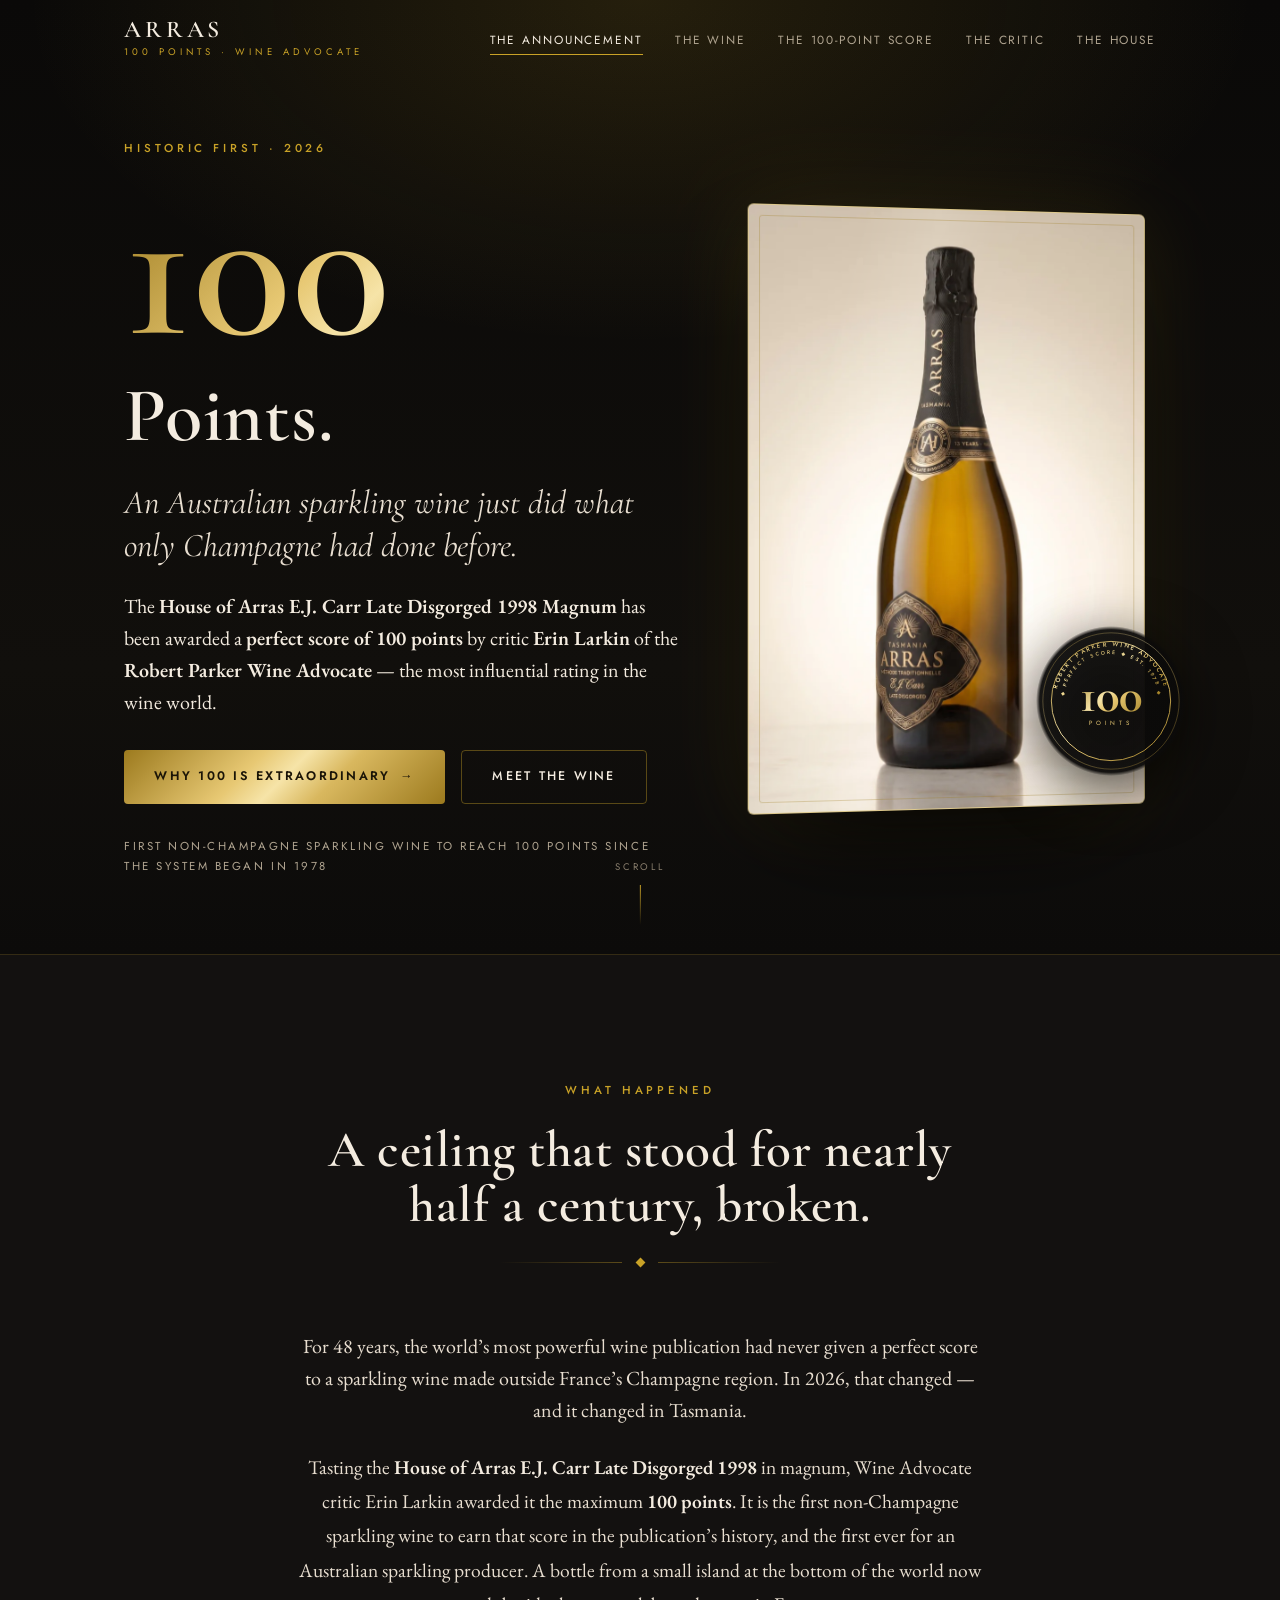
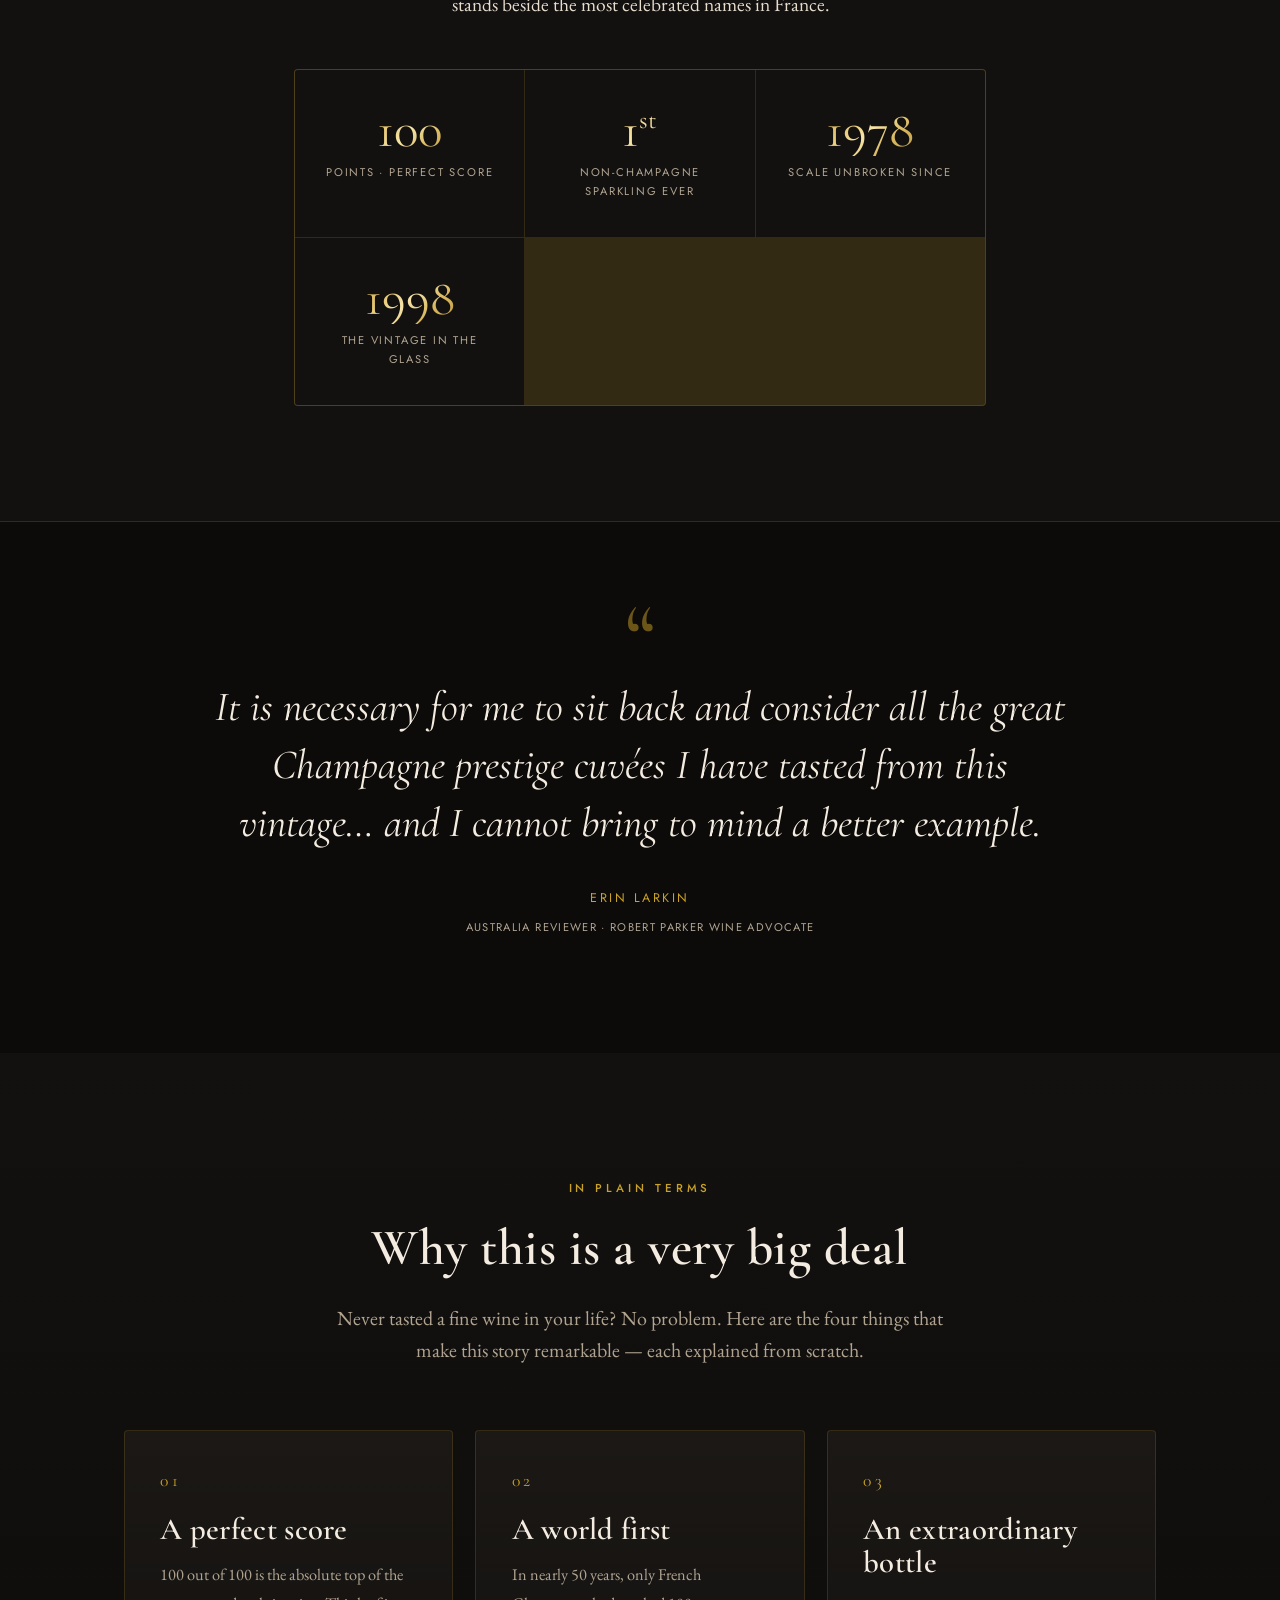
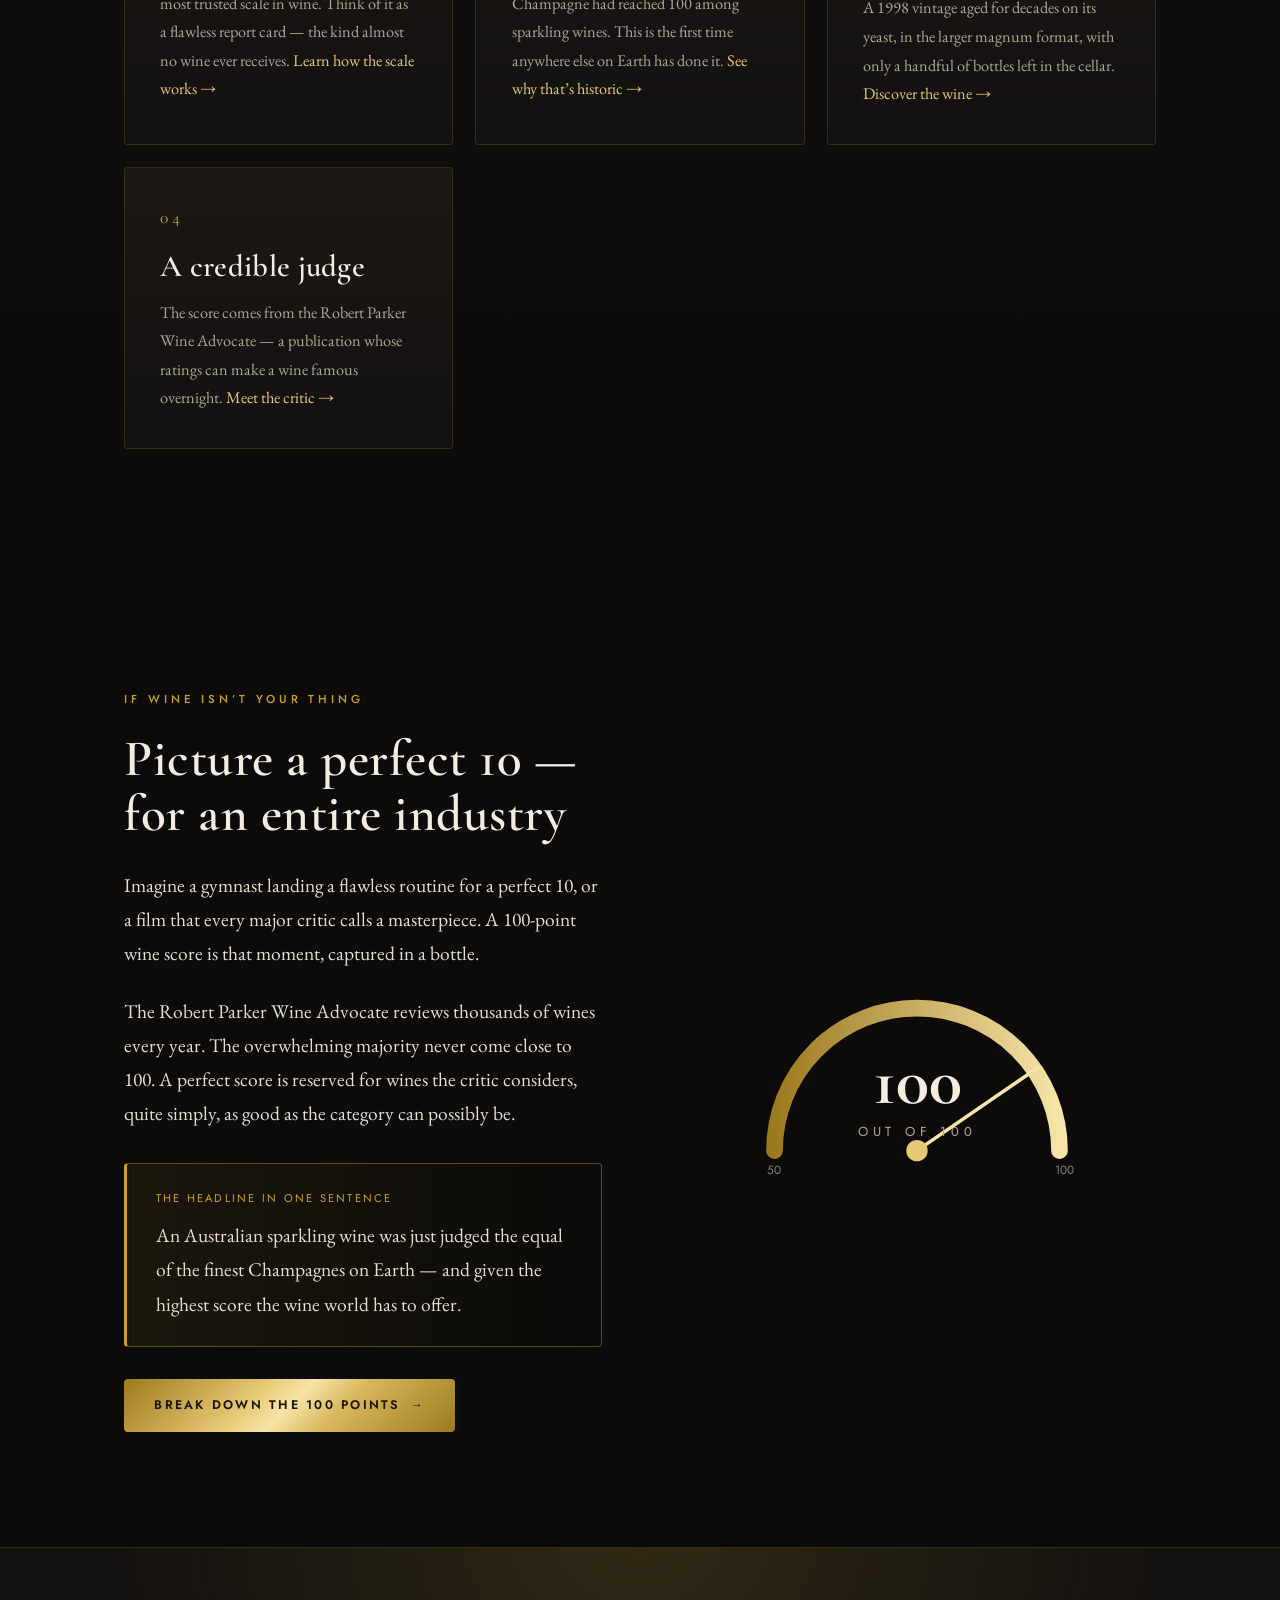
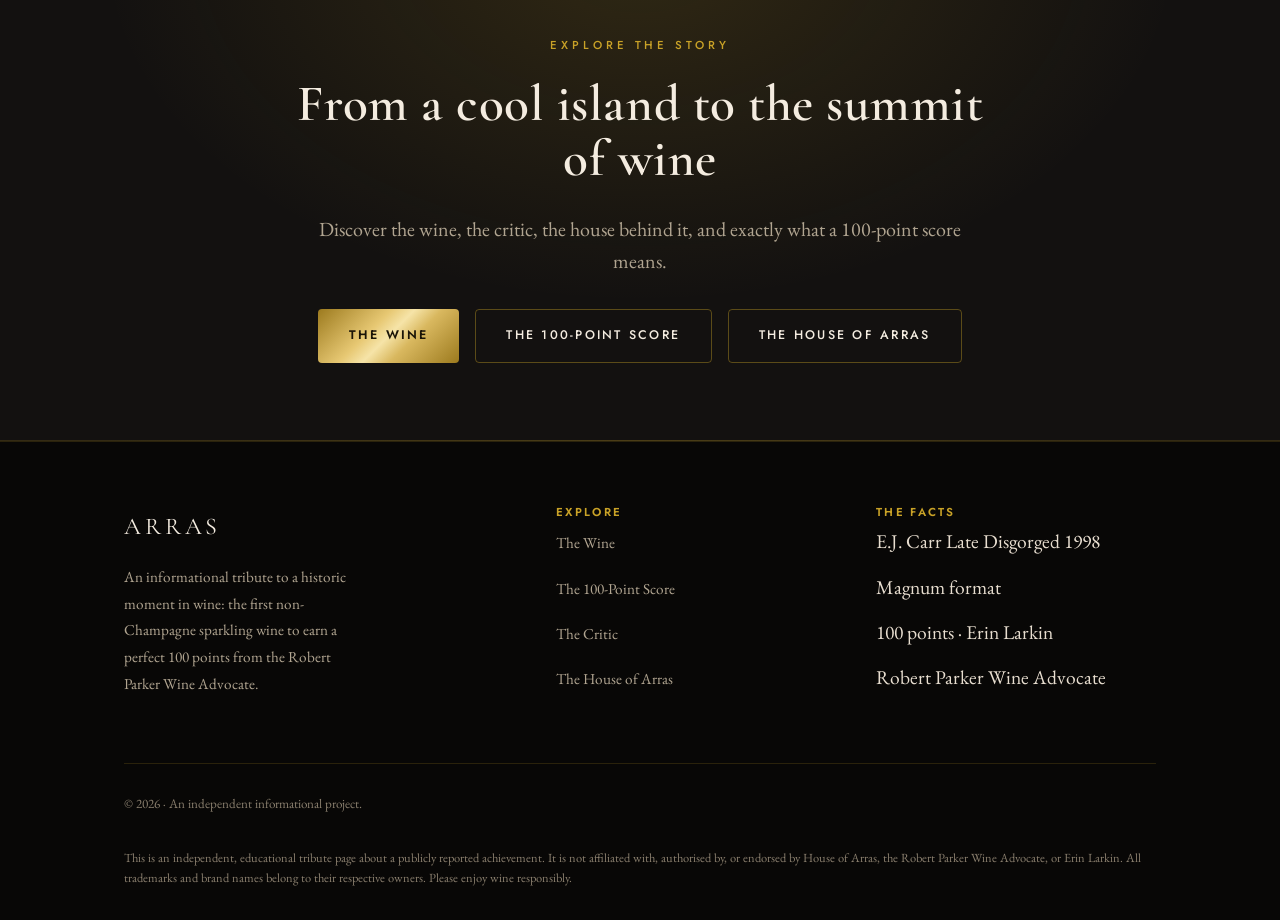
<file: index.html>
<!DOCTYPE html>
<html lang="en">
<head>
  <meta charset="UTF-8" />
  <meta name="viewport" content="width=device-width, initial-scale=1.0" />
  <title>House of Arras — A Perfect 100 Points | Robert Parker Wine Advocate</title>
  <meta name="description" content="A first in history: House of Arras E.J. Carr Late Disgorged 1998 Magnum is the first non-Champagne sparkling wine ever to score a perfect 100 points from Robert Parker Wine Advocate, awarded by critic Erin Larkin." />
  <link rel="icon" type="image/svg+xml" href="assets/favicon.svg" />
  <link rel="preconnect" href="https://fonts.googleapis.com" />
  <link rel="preconnect" href="https://fonts.gstatic.com" crossorigin />
  <link href="https://fonts.googleapis.com/css2?family=Cormorant+Garamond:ital,wght@0,500;0,600;0,700;1,500;1,600&family=EB+Garamond:ital@0;1&family=Jost:wght@300;400;500&display=swap" rel="stylesheet" />
  <link rel="stylesheet" href="css/style.css" />
  <link rel="preload" as="image" href="assets/hero/arras-bottle-front.webp"
        imagesrcset="assets/hero/arras-bottle-front.webp 900w, assets/hero/arras-bottle-front-lg.webp 1500w"
        imagesizes="(max-width: 900px) 74vw, 400px" />
</head>
<body>

  <!-- ============================= HEADER ============================= -->
  <header class="site-header">
    <nav class="nav container">
      <a class="brand" href="index.html" aria-label="House of Arras — 100 Points, home">
        <span class="brand-name">Arras</span>
        <span class="brand-sub">100 Points · Wine Advocate</span>
      </a>
      <button class="nav-toggle" aria-label="Toggle menu" aria-expanded="false">
        <span></span><span></span><span></span>
      </button>
      <ul class="nav-links">
        <li><a href="index.html" aria-current="page">The Announcement</a></li>
        <li><a href="the-wine.html">The Wine</a></li>
        <li><a href="understanding-the-score.html">The 100-Point Score</a></li>
        <li><a href="the-critic.html">The Critic</a></li>
        <li><a href="about-arras.html">The House</a></li>
      </ul>
    </nav>
  </header>

  <!-- ============================== HERO ============================== -->
  <section class="hero">
    <div class="bubbles" aria-hidden="true"></div>
    <div class="container hero-inner">
      <div class="hero-copy reveal in">
        <span class="eyebrow">Historic First · 2026</span>
        <h1>
          <span class="score gold-text">100</span>
          Points.
        </h1>
        <p class="subhead">An Australian sparkling wine just did what only Champagne had done before.</p>
        <p class="lead">
          The <strong>House of Arras E.J. Carr Late Disgorged 1998 Magnum</strong> has been awarded a
          <strong>perfect score of 100 points</strong> by critic <strong>Erin Larkin</strong> of the
          <strong>Robert Parker Wine Advocate</strong> — the most influential rating in the wine world.
        </p>
        <div class="btn-row">
          <a class="btn btn--solid" href="understanding-the-score.html">Why 100 is extraordinary <span class="arrow">→</span></a>
          <a class="btn" href="the-wine.html">Meet the wine</a>
        </div>
        <p class="micro">First non-Champagne sparkling wine to reach 100 points since the system began in 1978</p>
      </div>

      <div class="hero-art reveal in d2">
        <!-- Faux-3D bottle stage: three angle-consistent studio renders,
             crossfaded and tilted by scroll / pointer for dimensionality -->
        <figure class="bottle-stage" aria-label="The bottle: House of Arras E.J. Carr Late Disgorged 1998 Magnum">
          <div class="bottle-plate">
            <img class="bottle-view" data-view="left"
                 src="assets/hero/arras-bottle-left.webp"
                 srcset="assets/hero/arras-bottle-left.webp 900w, assets/hero/arras-bottle-left-lg.webp 1500w"
                 sizes="(max-width: 900px) 74vw, 400px"
                 alt="" aria-hidden="true" loading="lazy" decoding="async" />
            <img class="bottle-view is-active" data-view="front"
                 src="assets/hero/arras-bottle-front.webp"
                 srcset="assets/hero/arras-bottle-front.webp 900w, assets/hero/arras-bottle-front-lg.webp 1500w"
                 sizes="(max-width: 900px) 74vw, 400px"
                 alt="Magnum of House of Arras E.J. Carr Late Disgorged 1998 sparkling wine in warm studio light, black and gold label reading Tasmania, Arras, Méthode Traditionnelle" />
            <img class="bottle-view" data-view="right"
                 src="assets/hero/arras-bottle-right.webp"
                 srcset="assets/hero/arras-bottle-right.webp 900w, assets/hero/arras-bottle-right-lg.webp 1500w"
                 sizes="(max-width: 900px) 74vw, 400px"
                 alt="" aria-hidden="true" loading="lazy" decoding="async" />
            <div class="plate-sheen" aria-hidden="true"></div>
          </div>

          <!-- The 100-point seal, worn as a medallion on the plate -->
          <svg class="seal seal--badge" viewBox="0 0 300 300" xmlns="http://www.w3.org/2000/svg" role="img" aria-label="A perfect 100 points from the Robert Parker Wine Advocate">
          <defs>
            <linearGradient id="seal-gold" x1="0" y1="0" x2="1" y2="1">
              <stop offset="0" stop-color="#9c7a1e" />
              <stop offset="0.45" stop-color="#f6e4a8" />
              <stop offset="0.55" stop-color="#e7c873" />
              <stop offset="1" stop-color="#9c7a1e" />
            </linearGradient>
            <path id="seal-top" d="M150,150 m -116,0 a 116,116 0 1,1 232,0" fill="none" />
            <path id="seal-bottom" d="M150,150 m -100,0 a 100,100 0 0,1 200,0" fill="none" />
          </defs>
          <circle cx="150" cy="150" r="144" fill="none" stroke="url(#seal-gold)" stroke-width="1" opacity="0.7" />
          <circle cx="150" cy="150" r="126" fill="none" stroke="url(#seal-gold)" stroke-width="2" />
          <g class="seal-rotate" fill="url(#seal-gold)" font-family="Jost, sans-serif" font-weight="500">
            <text font-size="13" letter-spacing="3.5">
              <textPath href="#seal-top" startOffset="50%" text-anchor="middle">ROBERT PARKER WINE ADVOCATE</textPath>
            </text>
            <text font-size="11" letter-spacing="4">
              <textPath href="#seal-bottom" startOffset="50%" text-anchor="middle">◆ PERFECT SCORE ◆ EST. 1978 ◆</textPath>
            </text>
          </g>
          <text x="150" y="172" text-anchor="middle" font-family="Cormorant Garamond, serif" font-size="104" font-weight="700" fill="url(#seal-gold)">100</text>
          <text x="150" y="200" text-anchor="middle" font-family="Jost, sans-serif" font-size="13" letter-spacing="8" fill="#e7c873">POINTS</text>
          </svg>
        </figure>
      </div>
    </div>

    <div class="scroll-cue" aria-hidden="true">
      <span>Scroll</span>
      <span class="line"></span>
    </div>
  </section>

  <!-- =========================== THE HEADLINE ========================= -->
  <section class="section section--alt">
    <div class="container narrow">
      <div class="section-head center reveal">
        <span class="eyebrow">What happened</span>
        <h2>A ceiling that stood for nearly half a century, broken.</h2>
        <div class="flourish"><span class="diamond"></span></div>
      </div>
      <div class="prose reveal d1" style="text-align:center; max-width: 760px; margin-inline:auto;">
        <p class="lead">
          For 48 years, the world’s most powerful wine publication had never given a perfect score to a
          sparkling wine made outside France’s Champagne region. In 2026, that changed — and it changed in Tasmania.
        </p>
        <p>
          Tasting the <strong>House of Arras E.J. Carr Late Disgorged 1998</strong> in magnum, Wine Advocate critic
          Erin Larkin awarded it the maximum <strong>100 points</strong>. It is the first non-Champagne sparkling
          wine to earn that score in the publication’s history, and the first ever for an Australian sparkling
          producer. A bottle from a small island at the bottom of the world now stands beside the most celebrated
          names in France.
        </p>
      </div>

      <div class="stats reveal d2" style="margin-top:3rem;">
        <div class="stat"><div class="num gold-text">100</div><div class="label">Points · Perfect Score</div></div>
        <div class="stat"><div class="num gold-text">1<sup style="font-size:.5em">st</sup></div><div class="label">Non-Champagne sparkling ever</div></div>
        <div class="stat"><div class="num gold-text">1978</div><div class="label">Scale unbroken since</div></div>
        <div class="stat"><div class="num gold-text">1998</div><div class="label">The vintage in the glass</div></div>
      </div>
    </div>
  </section>

  <!-- ============================ THE QUOTE ========================== -->
  <section class="section">
    <div class="container">
      <div class="pullquote reveal">
        <span class="mark" aria-hidden="true">“</span>
        <blockquote>
          It is necessary for me to sit back and consider all the great Champagne prestige cuvées I have
          tasted from this vintage… and I cannot bring to mind a better example.
        </blockquote>
        <cite>
          Erin Larkin
          <span>Australia Reviewer · Robert Parker Wine Advocate</span>
        </cite>
      </div>
    </div>
  </section>

  <!-- =========================== WHY IT MATTERS ====================== -->
  <section class="section section--panel">
    <div class="container">
      <div class="section-head center reveal">
        <span class="eyebrow">In plain terms</span>
        <h2>Why this is a very big deal</h2>
        <p class="lead" style="color:var(--muted); max-width:640px; margin-inline:auto;">
          Never tasted a fine wine in your life? No problem. Here are the four things that make this story
          remarkable — each explained from scratch.
        </p>
      </div>

      <div class="card-grid">
        <a class="card reveal" href="understanding-the-score.html">
          <span class="card-num">01</span>
          <h3>A perfect score</h3>
          <p>100 out of 100 is the absolute top of the most trusted scale in wine. Think of it as a flawless
          report card — the kind almost no wine ever receives. <span class="text-gold">Learn how the scale works →</span></p>
        </a>
        <a class="card reveal d1" href="understanding-the-score.html#record">
          <span class="card-num">02</span>
          <h3>A world first</h3>
          <p>In nearly 50 years, only French Champagne had reached 100 among sparkling wines. This is the first
          time anywhere else on Earth has done it. <span class="text-gold">See why that’s historic →</span></p>
        </a>
        <a class="card reveal d2" href="the-wine.html">
          <span class="card-num">03</span>
          <h3>An extraordinary bottle</h3>
          <p>A 1998 vintage aged for decades on its yeast, in the larger magnum format, with only a handful of
          bottles left in the cellar. <span class="text-gold">Discover the wine →</span></p>
        </a>
        <a class="card reveal d3" href="the-critic.html">
          <span class="card-num">04</span>
          <h3>A credible judge</h3>
          <p>The score comes from the Robert Parker Wine Advocate — a publication whose ratings can make a wine
          famous overnight. <span class="text-gold">Meet the critic →</span></p>
        </a>
      </div>
    </div>
  </section>

  <!-- ====================== ANALOGY / EXPLAINER TEASER =============== -->
  <section class="section">
    <div class="container">
      <div class="feature">
        <div class="feature-copy reveal">
          <span class="eyebrow">If wine isn’t your thing</span>
          <h2>Picture a perfect 10 — for an entire industry</h2>
          <p>
            Imagine a gymnast landing a flawless routine for a perfect 10, or a film that every major critic
            calls a masterpiece. A 100-point wine score is that moment, captured in a bottle.
          </p>
          <p>
            The Robert Parker Wine Advocate reviews thousands of wines every year. The overwhelming majority
            never come close to 100. A perfect score is reserved for wines the critic considers, quite simply,
            as good as the category can possibly be.
          </p>
          <div class="callout">
            <span class="callout-label">The headline in one sentence</span>
            <p>An Australian sparkling wine was just judged the equal of the finest Champagnes on Earth — and
            given the highest score the wine world has to offer.</p>
          </div>
          <div class="btn-row">
            <a class="btn btn--solid" href="understanding-the-score.html">Break down the 100 points <span class="arrow">→</span></a>
          </div>
        </div>

        <div class="feature-media reveal d2">
          <!-- Mini score gauge -->
          <svg viewBox="0 0 320 220" width="100%" style="max-width:380px" role="img" aria-label="A score dial pointing to 100 out of 100">
            <defs>
              <linearGradient id="gauge-gold" x1="0" y1="0" x2="1" y2="0">
                <stop offset="0" stop-color="#9c7a1e" /><stop offset="1" stop-color="#f6e4a8" />
              </linearGradient>
            </defs>
            <path d="M40,190 A120,120 0 0,1 280,190" fill="none" stroke="#241f17" stroke-width="14" stroke-linecap="round" />
            <path d="M40,190 A120,120 0 0,1 280,190" fill="none" stroke="url(#gauge-gold)" stroke-width="14" stroke-linecap="round" stroke-dasharray="377" stroke-dashoffset="0" />
            <line x1="160" y1="190" x2="262" y2="120" stroke="#f6e4a8" stroke-width="3" stroke-linecap="round" />
            <circle cx="160" cy="190" r="9" fill="#e7c873" />
            <text x="160" y="150" text-anchor="middle" font-family="Cormorant Garamond, serif" font-size="58" font-weight="700" fill="#f4ece0">100</text>
            <text x="160" y="178" text-anchor="middle" font-family="Jost, sans-serif" font-size="11" letter-spacing="4" fill="#b1a591">OUT OF 100</text>
            <text x="34" y="210" font-family="Jost, sans-serif" font-size="10" fill="#8a7f6e">50</text>
            <text x="276" y="210" font-family="Jost, sans-serif" font-size="10" fill="#8a7f6e">100</text>
          </svg>
        </div>
      </div>
    </div>
  </section>

  <!-- ============================== CTA ============================== -->
  <section class="section section--tight cta">
    <div class="container narrow">
      <div class="reveal">
        <span class="eyebrow">Explore the story</span>
        <h2>From a cool island to the summit of wine</h2>
        <p class="lead" style="color:var(--muted);">
          Discover the wine, the critic, the house behind it, and exactly what a 100-point score means.
        </p>
        <div class="btn-row" style="justify-content:center;">
          <a class="btn btn--solid" href="the-wine.html">The Wine</a>
          <a class="btn" href="understanding-the-score.html">The 100-Point Score</a>
          <a class="btn" href="about-arras.html">The House of Arras</a>
        </div>
      </div>
    </div>
  </section>

  <!-- ============================= FOOTER ============================ -->
  <footer class="site-footer">
    <div class="container">
      <div class="footer-grid">
        <div class="footer-brand">
          <span class="brand-name">Arras</span>
          <p>An informational tribute to a historic moment in wine: the first non-Champagne sparkling wine to
          earn a perfect 100 points from the Robert Parker Wine Advocate.</p>
        </div>
        <div>
          <h4>Explore</h4>
          <ul>
            <li><a href="the-wine.html">The Wine</a></li>
            <li><a href="understanding-the-score.html">The 100-Point Score</a></li>
            <li><a href="the-critic.html">The Critic</a></li>
            <li><a href="about-arras.html">The House of Arras</a></li>
          </ul>
        </div>
        <div>
          <h4>The Facts</h4>
          <ul>
            <li>E.J. Carr Late Disgorged 1998</li>
            <li>Magnum format</li>
            <li>100 points · Erin Larkin</li>
            <li>Robert Parker Wine Advocate</li>
          </ul>
        </div>
      </div>
      <div class="footer-bottom">
        <p>© <span data-year>2026</span> · An independent informational project.</p>
        <p class="disclaimer">
          This is an independent, educational tribute page about a publicly reported achievement. It is not
          affiliated with, authorised by, or endorsed by House of Arras, the Robert Parker Wine Advocate, or
          Erin Larkin. All trademarks and brand names belong to their respective owners. Please enjoy wine
          responsibly.
        </p>
      </div>
    </div>
  </footer>

  <script src="js/main.js"></script>
</body>
</html>
</file>
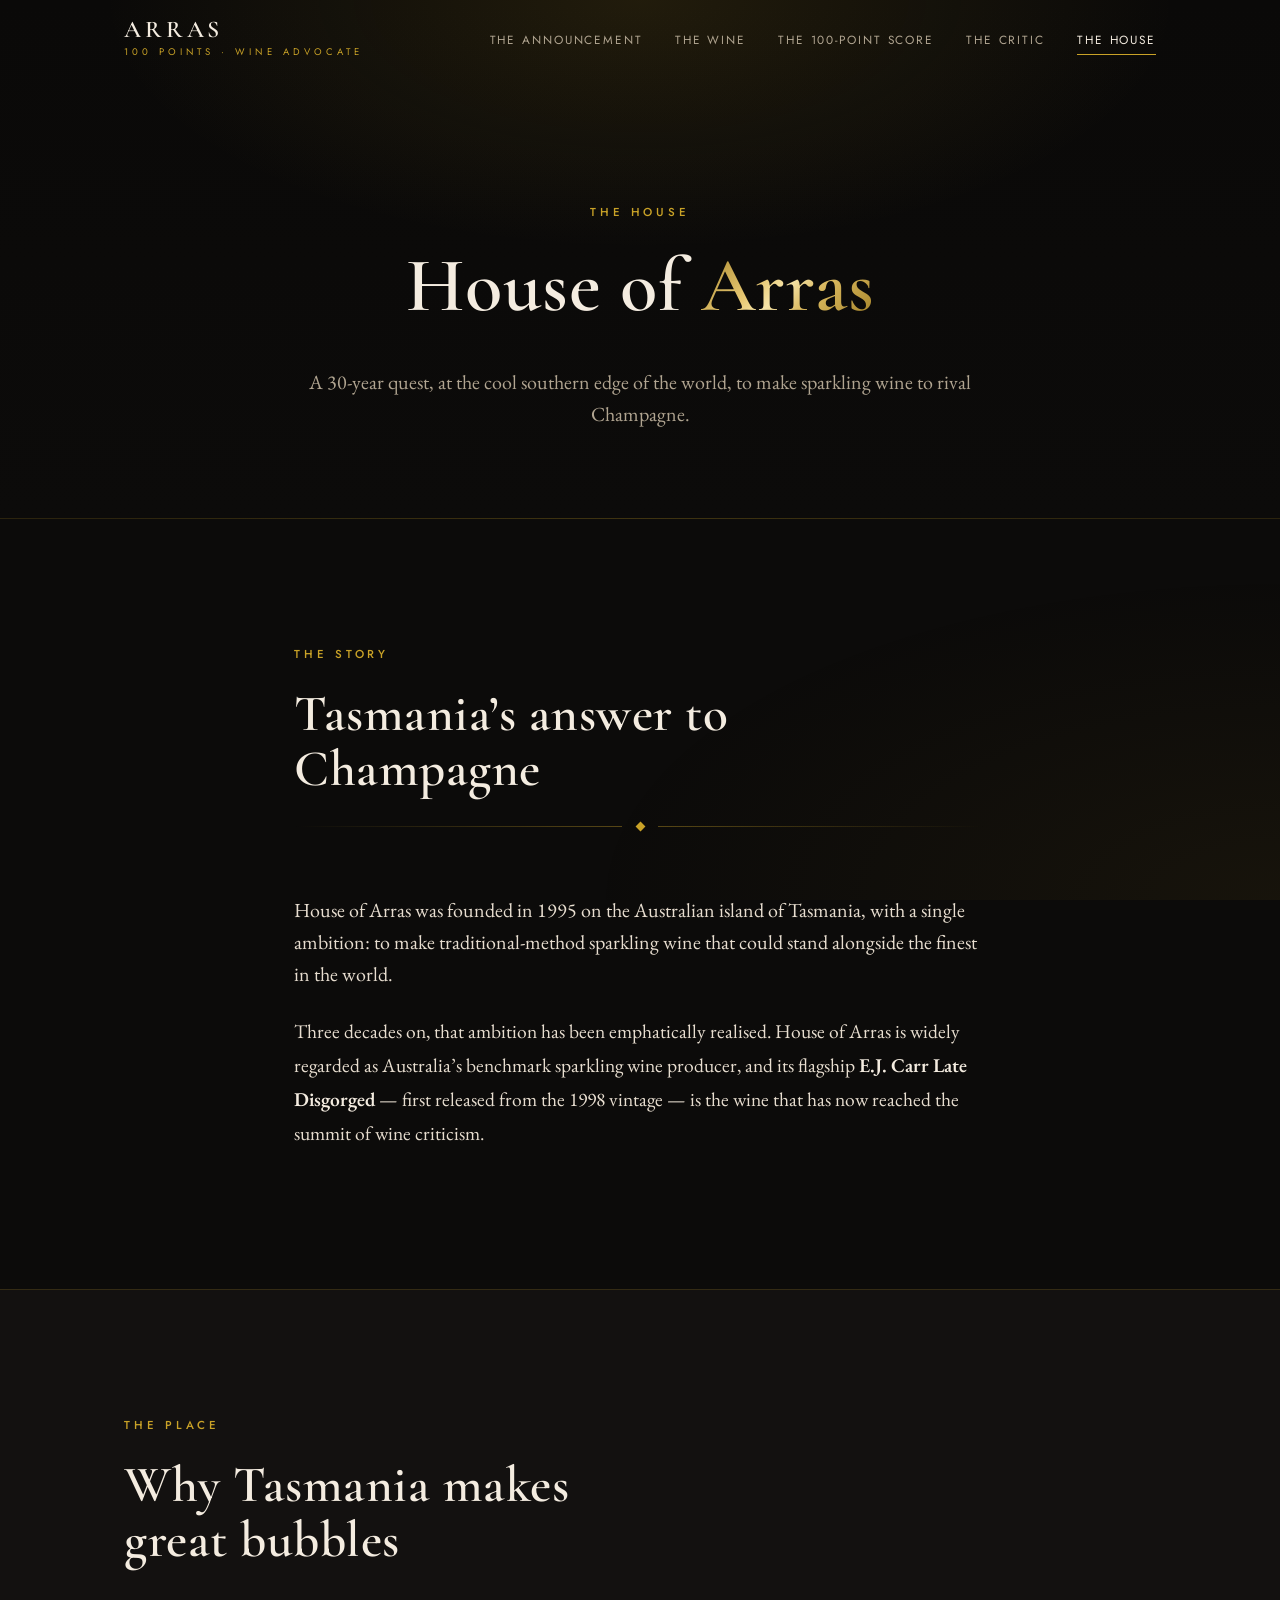
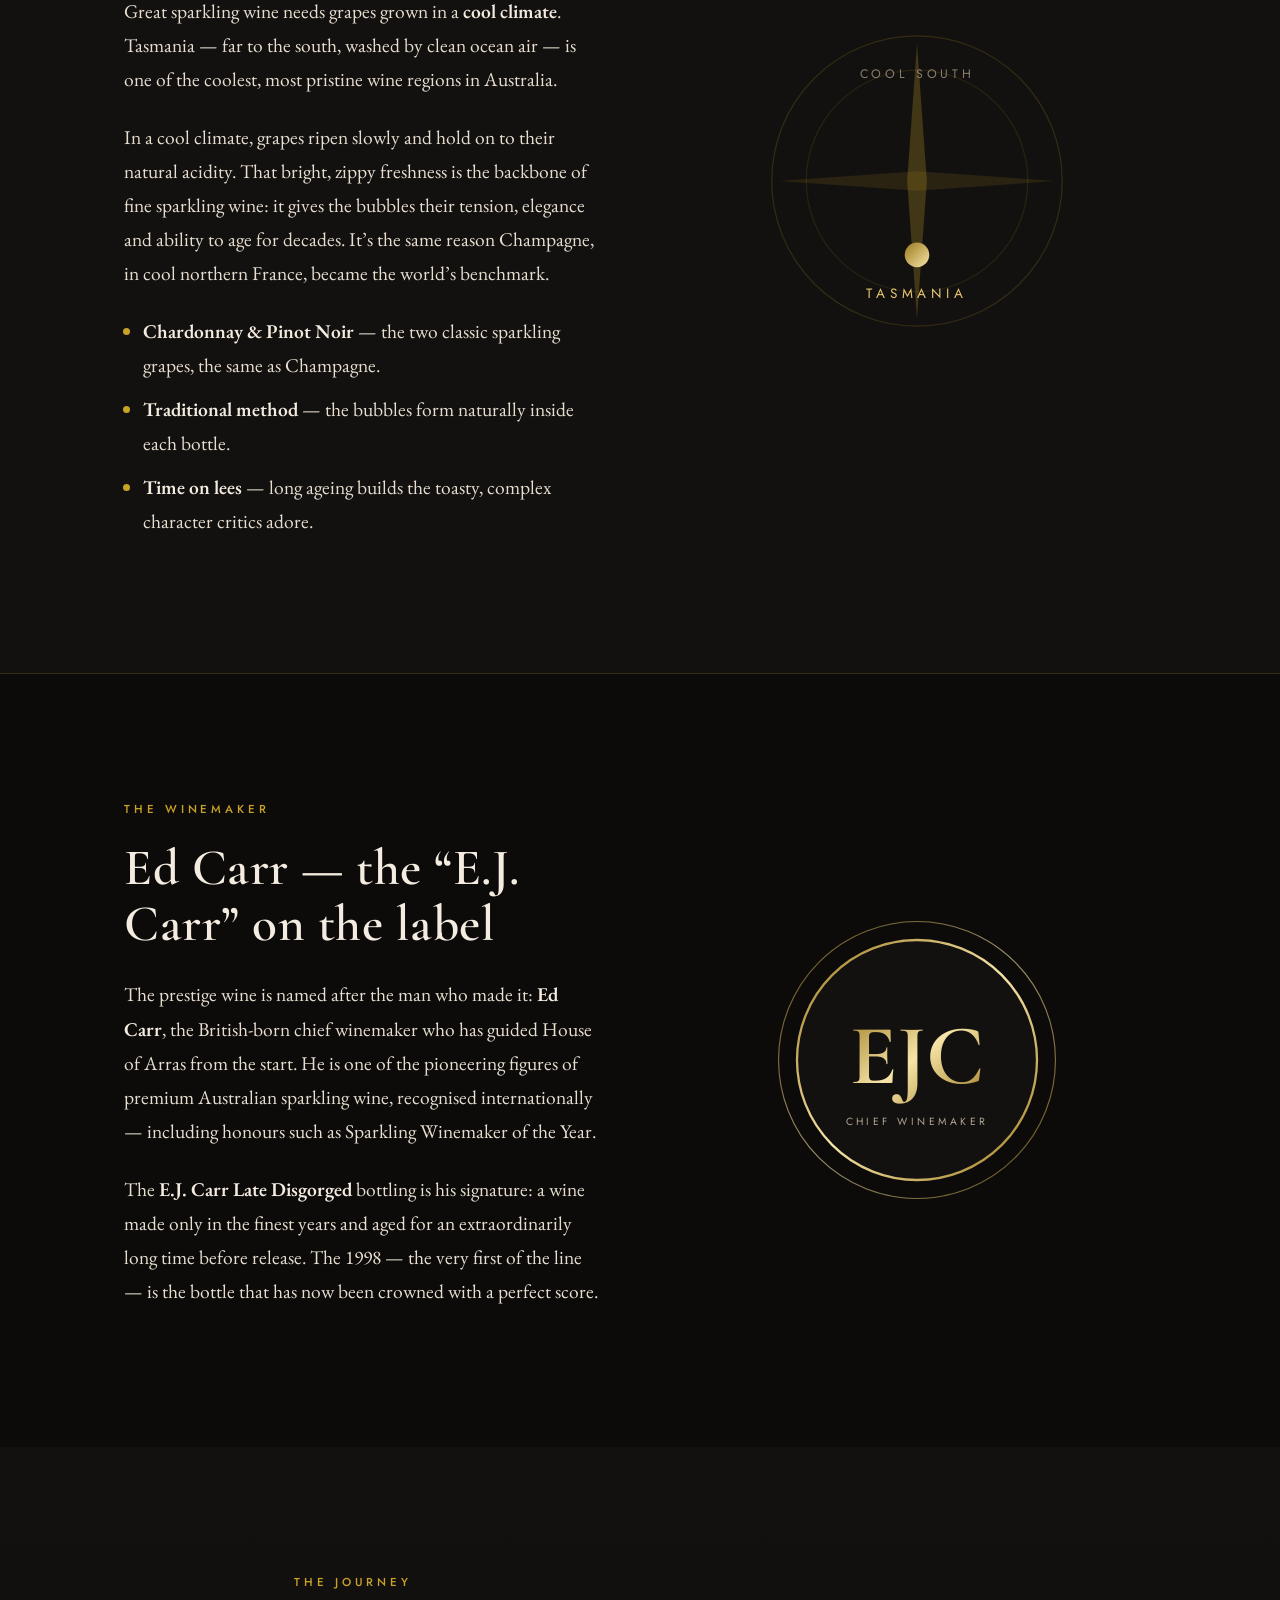
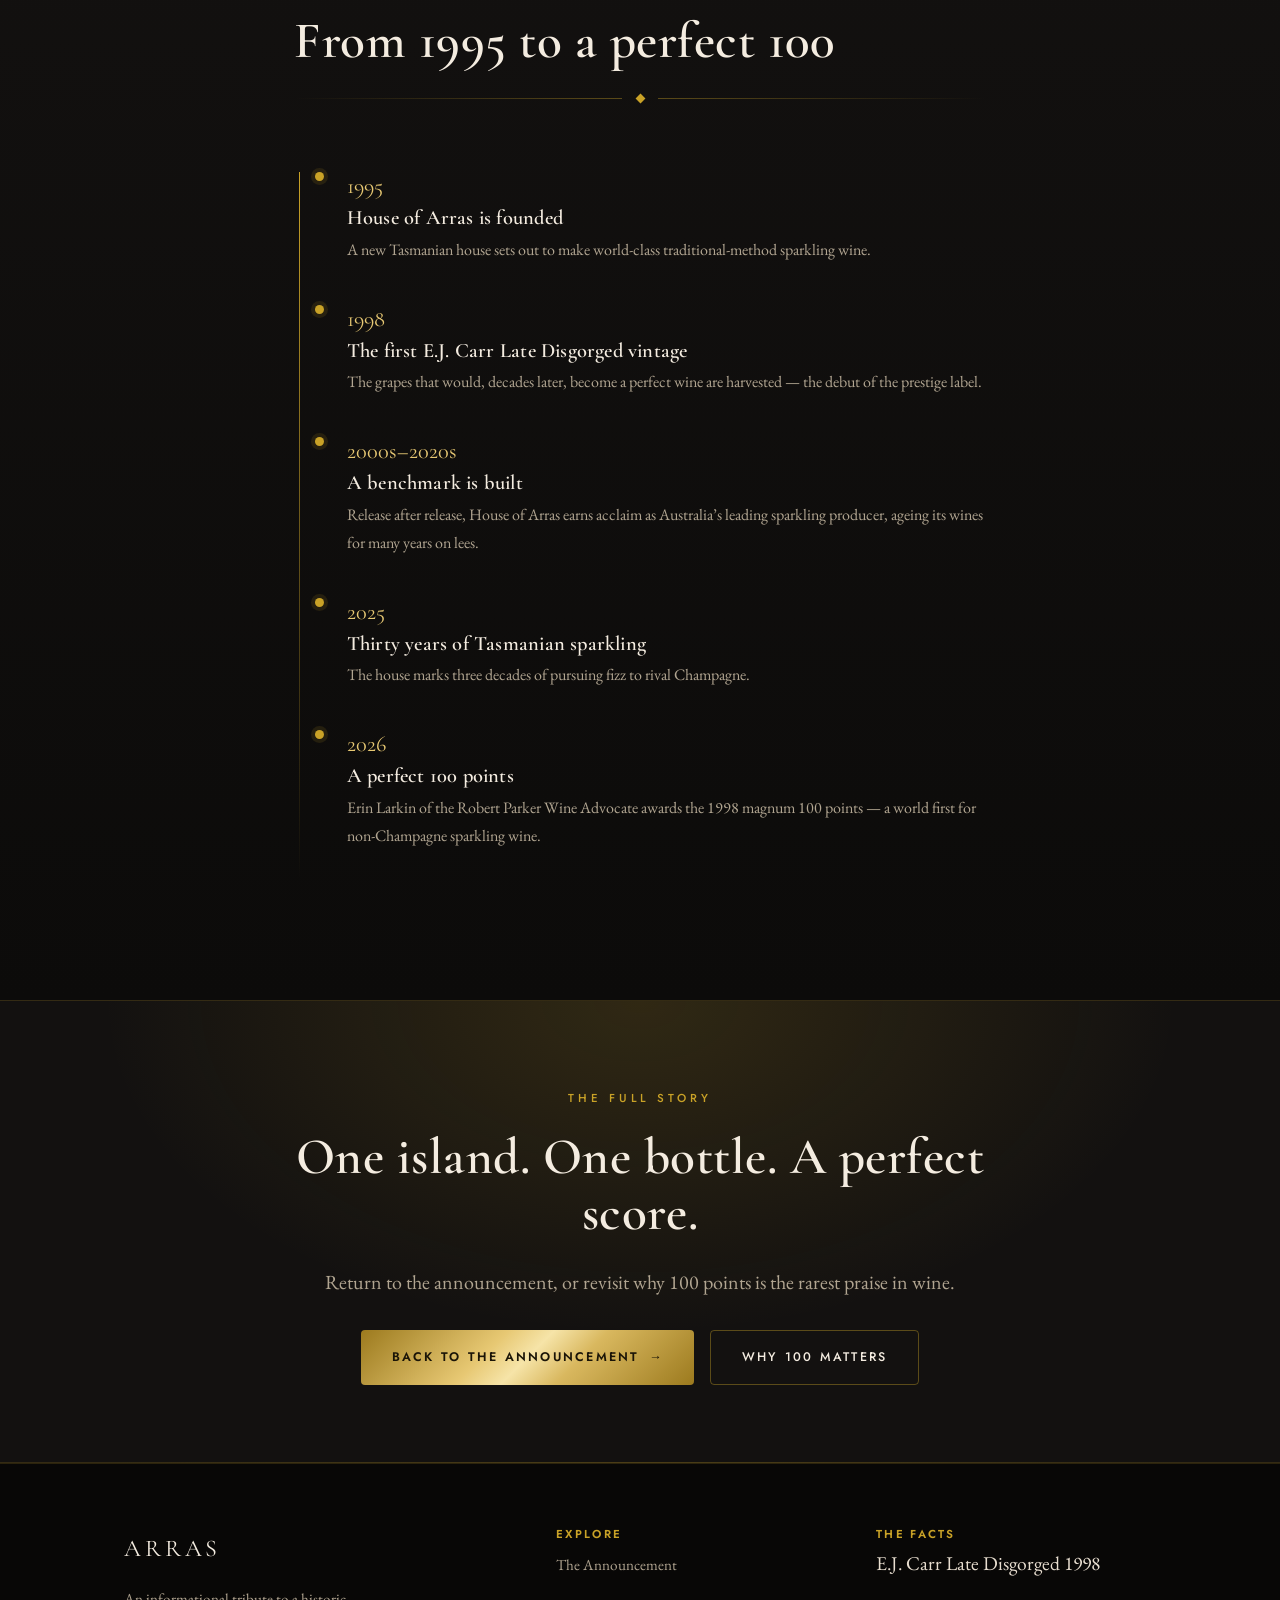
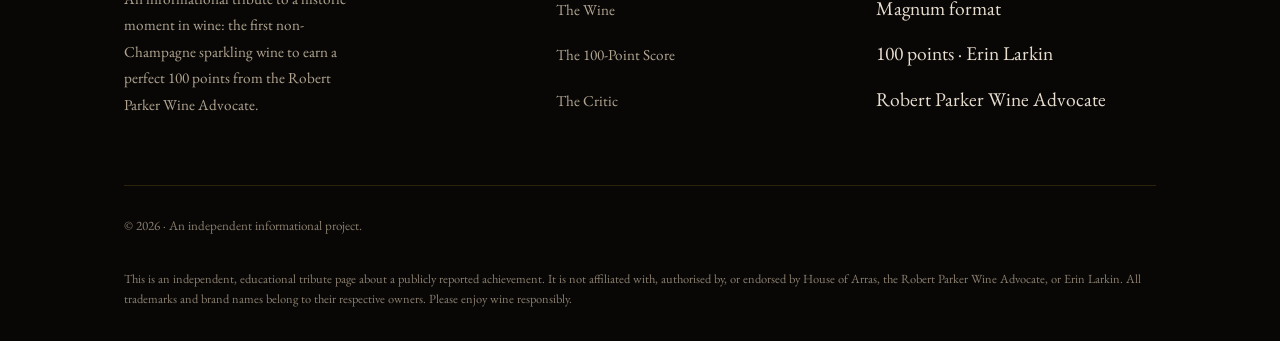
<file: about-arras.html>
<!DOCTYPE html>
<html lang="en">
<head>
  <meta charset="UTF-8" />
  <meta name="viewport" content="width=device-width, initial-scale=1.0" />
  <title>The House of Arras — Tasmanian Sparkling Wine &amp; Ed Carr | 100 Points</title>
  <meta name="description" content="The story of House of Arras: a Tasmanian sparkling wine house founded in 1995, led by pioneering winemaker Ed Carr, whose cool-climate chardonnay and pinot noir just earned a perfect 100 points." />
  <link rel="icon" type="image/svg+xml" href="assets/favicon.svg" />
  <link rel="preconnect" href="https://fonts.googleapis.com" />
  <link rel="preconnect" href="https://fonts.gstatic.com" crossorigin />
  <link href="https://fonts.googleapis.com/css2?family=Cormorant+Garamond:ital,wght@0,500;0,600;0,700;1,500;1,600&family=EB+Garamond:ital@0;1&family=Jost:wght@300;400;500&display=swap" rel="stylesheet" />
  <link rel="stylesheet" href="css/style.css" />
</head>
<body>

  <header class="site-header">
    <nav class="nav container">
      <a class="brand" href="index.html" aria-label="House of Arras — 100 Points, home">
        <span class="brand-name">Arras</span>
        <span class="brand-sub">100 Points · Wine Advocate</span>
      </a>
      <button class="nav-toggle" aria-label="Toggle menu" aria-expanded="false">
        <span></span><span></span><span></span>
      </button>
      <ul class="nav-links">
        <li><a href="index.html">The Announcement</a></li>
        <li><a href="the-wine.html">The Wine</a></li>
        <li><a href="understanding-the-score.html">The 100-Point Score</a></li>
        <li><a href="the-critic.html">The Critic</a></li>
        <li><a href="about-arras.html" aria-current="page">The House</a></li>
      </ul>
    </nav>
  </header>

  <!-- =========================== PAGE HERO =========================== -->
  <section class="page-hero">
    <div class="container">
      <span class="eyebrow reveal in">The House</span>
      <h1 class="reveal in d1">House of <span class="gold-text">Arras</span></h1>
      <p class="lead reveal in d2">A 30-year quest, at the cool southern edge of the world, to make sparkling wine to rival Champagne.</p>
    </div>
  </section>

  <!-- ===================== THE STORY ================================ -->
  <section class="section">
    <div class="container narrow prose">
      <div class="section-head reveal">
        <span class="eyebrow">The story</span>
        <h2>Tasmania’s answer to Champagne</h2>
        <div class="flourish"><span class="diamond"></span></div>
      </div>
      <div class="reveal d1">
        <p class="lead">
          House of Arras was founded in 1995 on the Australian island of Tasmania, with a single ambition: to
          make traditional-method sparkling wine that could stand alongside the finest in the world.
        </p>
        <p>
          Three decades on, that ambition has been emphatically realised. House of Arras is widely regarded as
          Australia’s benchmark sparkling wine producer, and its flagship <strong>E.J. Carr Late Disgorged</strong>
          — first released from the 1998 vintage — is the wine that has now reached the summit of wine criticism.
        </p>
      </div>
    </div>
  </section>

  <!-- ===================== WHY TASMANIA ============================= -->
  <section class="section section--alt">
    <div class="container">
      <div class="feature">
        <div class="feature-copy reveal prose">
          <span class="eyebrow">The place</span>
          <h2>Why Tasmania makes great bubbles</h2>
          <p>
            Great sparkling wine needs grapes grown in a <strong>cool climate</strong>. Tasmania — far to the
            south, washed by clean ocean air — is one of the coolest, most pristine wine regions in Australia.
          </p>
          <p>
            In a cool climate, grapes ripen slowly and hold on to their natural acidity. That bright, zippy
            freshness is the backbone of fine sparkling wine: it gives the bubbles their tension, elegance and
            ability to age for decades. It’s the same reason Champagne, in cool northern France, became the
            world’s benchmark.
          </p>
          <ul>
            <li><strong>Chardonnay &amp; Pinot Noir</strong> — the two classic sparkling grapes, the same as Champagne.</li>
            <li><strong>Traditional method</strong> — the bubbles form naturally inside each bottle.</li>
            <li><strong>Time on lees</strong> — long ageing builds the toasty, complex character critics adore.</li>
          </ul>
        </div>
        <div class="feature-media reveal d2">
          <!-- map-ish motif of Tasmania position -->
          <svg viewBox="0 0 260 260" width="100%" style="max-width:320px" role="img" aria-label="A motif marking cool, southern Tasmania">
            <defs>
              <linearGradient id="t-gold" x1="0" y1="0" x2="1" y2="1">
                <stop offset="0" stop-color="#9c7a1e" /><stop offset="1" stop-color="#f6e4a8" />
              </linearGradient>
            </defs>
            <circle cx="130" cy="130" r="118" fill="none" stroke="rgba(201,162,39,0.18)" stroke-width="1" />
            <circle cx="130" cy="130" r="90" fill="none" stroke="rgba(201,162,39,0.12)" stroke-width="1" />
            <!-- compass S -->
            <path d="M130,18 L138,130 L130,242 L122,130 Z" fill="rgba(201,162,39,0.25)" />
            <path d="M18,130 L130,122 L242,130 L130,138 Z" fill="rgba(201,162,39,0.12)" />
            <circle cx="130" cy="190" r="10" fill="url(#t-gold)" />
            <text x="130" y="225" text-anchor="middle" font-family="Jost, sans-serif" font-size="11" letter-spacing="4" fill="#e7c873">TASMANIA</text>
            <text x="130" y="46" text-anchor="middle" font-family="Jost, sans-serif" font-size="10" letter-spacing="3" fill="#8a7f6e">COOL SOUTH</text>
          </svg>
        </div>
      </div>
    </div>
  </section>

  <!-- ===================== ED CARR ================================== -->
  <section class="section">
    <div class="container">
      <div class="feature reverse">
        <div class="feature-media reveal">
          <svg viewBox="0 0 260 260" width="100%" style="max-width:300px" role="img" aria-label="Monogram for winemaker Ed Carr">
            <defs>
              <linearGradient id="ec-gold" x1="0" y1="0" x2="1" y2="1">
                <stop offset="0" stop-color="#9c7a1e" /><stop offset="0.5" stop-color="#f6e4a8" /><stop offset="1" stop-color="#9c7a1e" />
              </linearGradient>
            </defs>
            <circle cx="130" cy="130" r="120" fill="none" stroke="url(#ec-gold)" stroke-width="1" opacity="0.6" />
            <circle cx="130" cy="130" r="104" fill="#131110" stroke="url(#ec-gold)" stroke-width="2" />
            <text x="130" y="150" text-anchor="middle" font-family="Cormorant Garamond, serif" font-size="74" font-weight="700" fill="url(#ec-gold)">EJC</text>
            <text x="130" y="186" text-anchor="middle" font-family="Jost, sans-serif" font-size="9" letter-spacing="3" fill="#b1a591">CHIEF WINEMAKER</text>
          </svg>
        </div>
        <div class="feature-copy reveal d1 prose">
          <span class="eyebrow">The winemaker</span>
          <h2>Ed Carr — the “E.J. Carr” on the label</h2>
          <p>
            The prestige wine is named after the man who made it: <strong>Ed Carr</strong>, the British-born
            chief winemaker who has guided House of Arras from the start. He is one of the pioneering figures of
            premium Australian sparkling wine, recognised internationally — including honours such as Sparkling
            Winemaker of the Year.
          </p>
          <p>
            The <strong>E.J. Carr Late Disgorged</strong> bottling is his signature: a wine made only in the
            finest years and aged for an extraordinarily long time before release. The 1998 — the very first of
            the line — is the bottle that has now been crowned with a perfect score.
          </p>
        </div>
      </div>
    </div>
  </section>

  <!-- ===================== TIMELINE ================================= -->
  <section class="section section--panel">
    <div class="container narrow">
      <div class="section-head reveal">
        <span class="eyebrow">The journey</span>
        <h2>From 1995 to a perfect 100</h2>
        <div class="flourish"><span class="diamond"></span></div>
      </div>

      <div class="timeline reveal d1">
        <div class="tl-item">
          <span class="yr">1995</span>
          <h4>House of Arras is founded</h4>
          <p>A new Tasmanian house sets out to make world-class traditional-method sparkling wine.</p>
        </div>
        <div class="tl-item">
          <span class="yr">1998</span>
          <h4>The first E.J. Carr Late Disgorged vintage</h4>
          <p>The grapes that would, decades later, become a perfect wine are harvested — the debut of the prestige label.</p>
        </div>
        <div class="tl-item">
          <span class="yr">2000s–2020s</span>
          <h4>A benchmark is built</h4>
          <p>Release after release, House of Arras earns acclaim as Australia’s leading sparkling producer, ageing its wines for many years on lees.</p>
        </div>
        <div class="tl-item">
          <span class="yr">2025</span>
          <h4>Thirty years of Tasmanian sparkling</h4>
          <p>The house marks three decades of pursuing fizz to rival Champagne.</p>
        </div>
        <div class="tl-item">
          <span class="yr">2026</span>
          <h4>A perfect 100 points</h4>
          <p>Erin Larkin of the Robert Parker Wine Advocate awards the 1998 magnum 100 points — a world first for non-Champagne sparkling wine.</p>
        </div>
      </div>
    </div>
  </section>

  <!-- ============================== CTA ============================== -->
  <section class="section section--tight cta">
    <div class="container narrow">
      <div class="reveal">
        <span class="eyebrow">The full story</span>
        <h2>One island. One bottle. A perfect score.</h2>
        <p class="lead" style="color:var(--muted);">Return to the announcement, or revisit why 100 points is the rarest praise in wine.</p>
        <div class="btn-row" style="justify-content:center;">
          <a class="btn btn--solid" href="index.html">Back to the announcement <span class="arrow">→</span></a>
          <a class="btn" href="understanding-the-score.html">Why 100 matters</a>
        </div>
      </div>
    </div>
  </section>

  <!-- ============================= FOOTER ============================ -->
  <footer class="site-footer">
    <div class="container">
      <div class="footer-grid">
        <div class="footer-brand">
          <span class="brand-name">Arras</span>
          <p>An informational tribute to a historic moment in wine: the first non-Champagne sparkling wine to
          earn a perfect 100 points from the Robert Parker Wine Advocate.</p>
        </div>
        <div>
          <h4>Explore</h4>
          <ul>
            <li><a href="index.html">The Announcement</a></li>
            <li><a href="the-wine.html">The Wine</a></li>
            <li><a href="understanding-the-score.html">The 100-Point Score</a></li>
            <li><a href="the-critic.html">The Critic</a></li>
          </ul>
        </div>
        <div>
          <h4>The Facts</h4>
          <ul>
            <li>E.J. Carr Late Disgorged 1998</li>
            <li>Magnum format</li>
            <li>100 points · Erin Larkin</li>
            <li>Robert Parker Wine Advocate</li>
          </ul>
        </div>
      </div>
      <div class="footer-bottom">
        <p>© <span data-year>2026</span> · An independent informational project.</p>
        <p class="disclaimer">
          This is an independent, educational tribute page about a publicly reported achievement. It is not
          affiliated with, authorised by, or endorsed by House of Arras, the Robert Parker Wine Advocate, or
          Erin Larkin. All trademarks and brand names belong to their respective owners. Please enjoy wine
          responsibly.
        </p>
      </div>
    </div>
  </footer>

  <script src="js/main.js"></script>
</body>
</html>
</file>
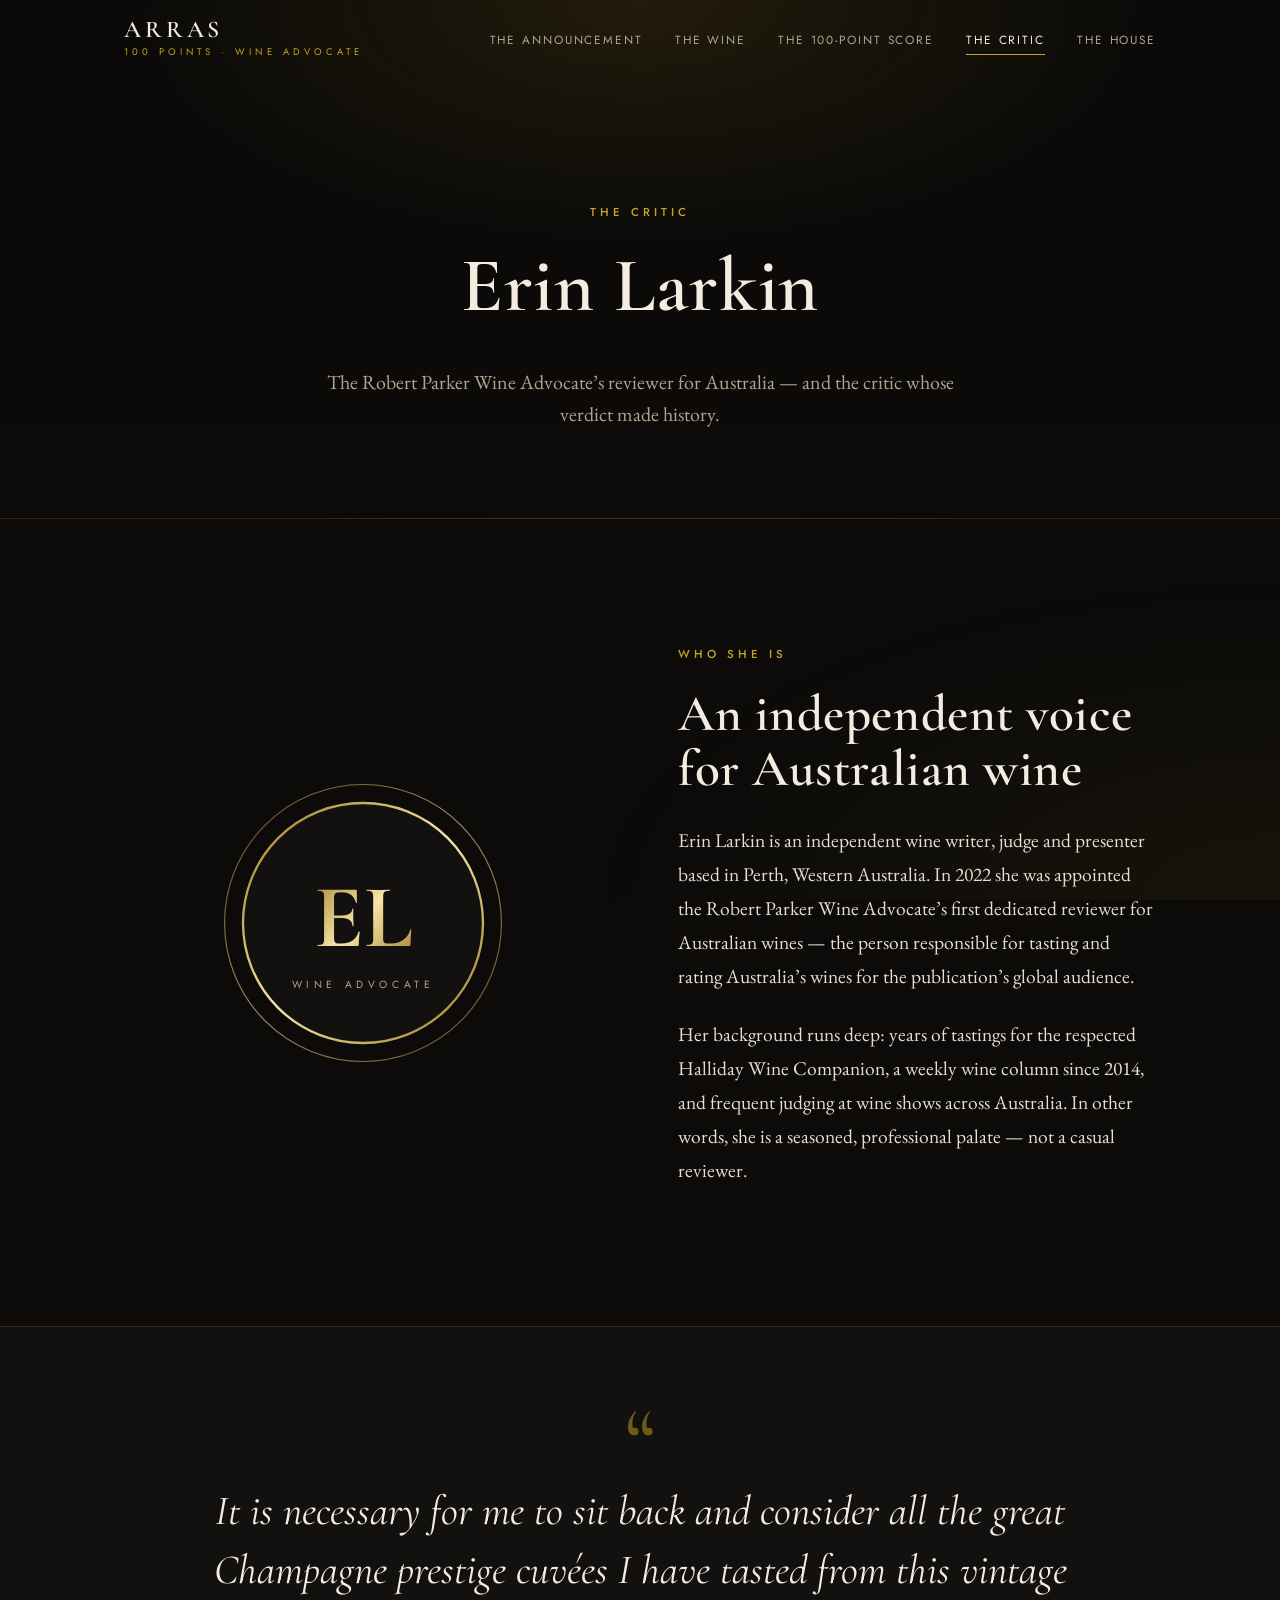
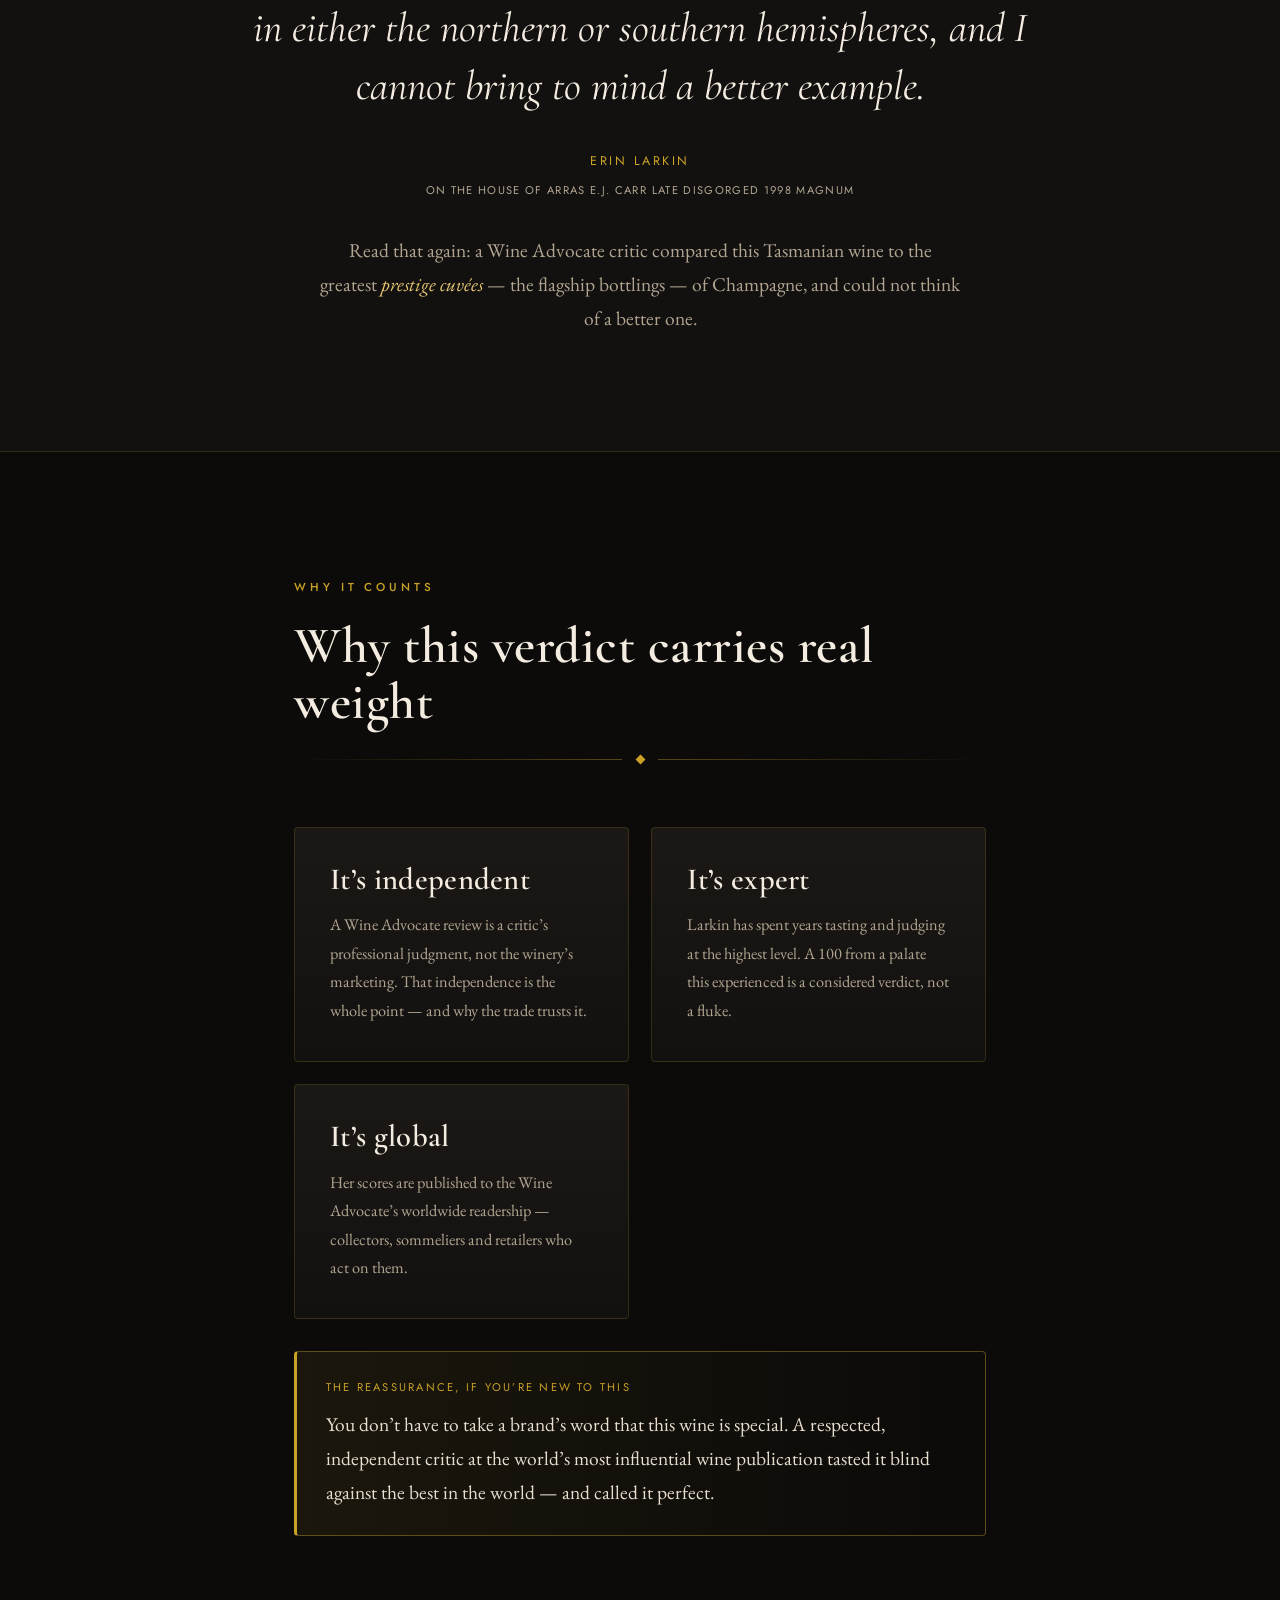
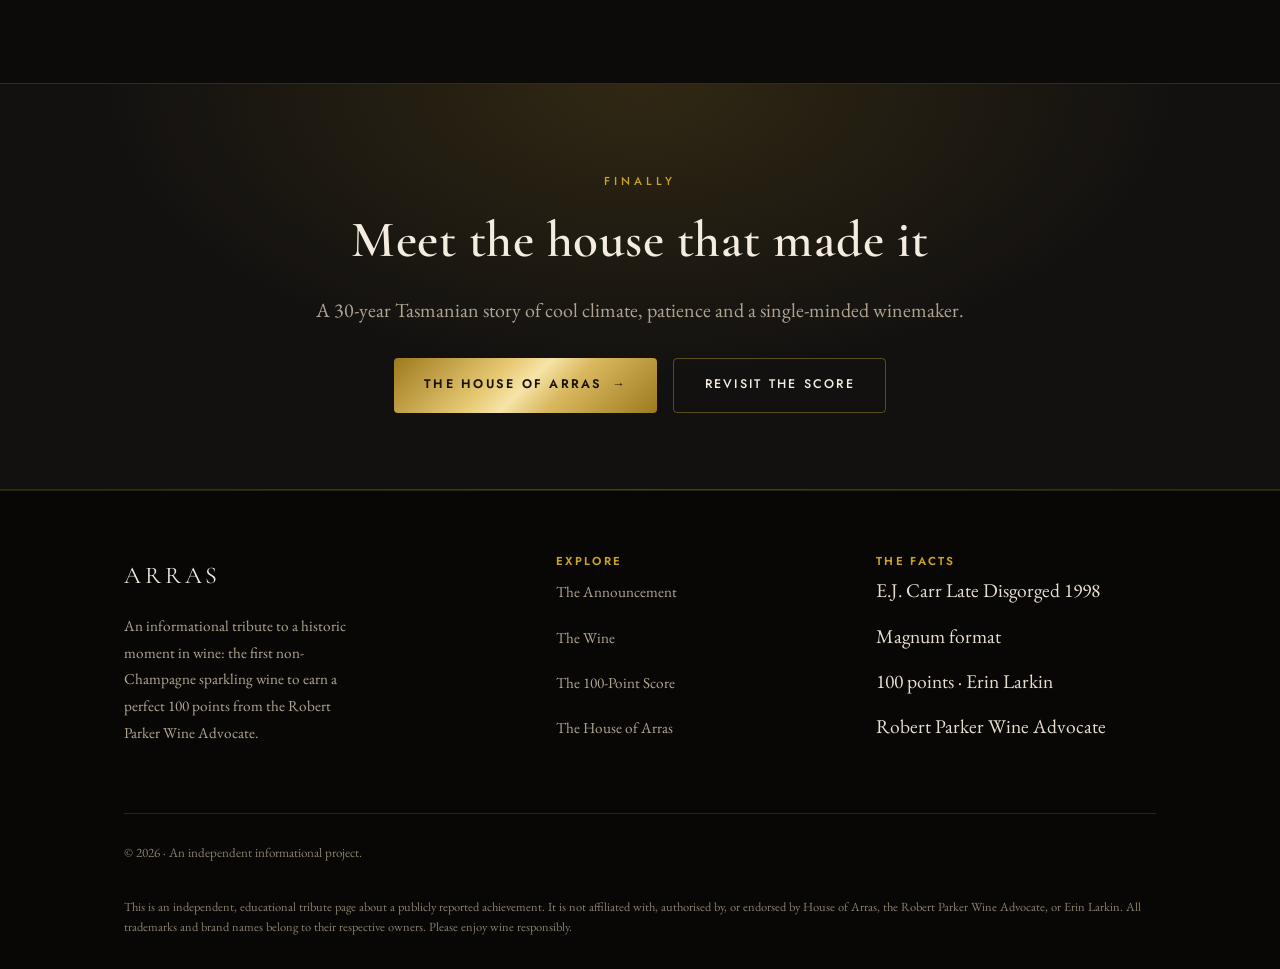
<file: the-critic.html>
<!DOCTYPE html>
<html lang="en">
<head>
  <meta charset="UTF-8" />
  <meta name="viewport" content="width=device-width, initial-scale=1.0" />
  <title>The Critic — Erin Larkin &amp; the Robert Parker Wine Advocate | House of Arras</title>
  <meta name="description" content="Who is Erin Larkin, the Robert Parker Wine Advocate critic who awarded House of Arras a perfect 100 points? Her background, her role as the Wine Advocate's Australia reviewer, and why her judgment carries weight." />
  <link rel="icon" type="image/svg+xml" href="assets/favicon.svg" />
  <link rel="preconnect" href="https://fonts.googleapis.com" />
  <link rel="preconnect" href="https://fonts.gstatic.com" crossorigin />
  <link href="https://fonts.googleapis.com/css2?family=Cormorant+Garamond:ital,wght@0,500;0,600;0,700;1,500;1,600&family=EB+Garamond:ital@0;1&family=Jost:wght@300;400;500&display=swap" rel="stylesheet" />
  <link rel="stylesheet" href="css/style.css" />
</head>
<body>

  <header class="site-header">
    <nav class="nav container">
      <a class="brand" href="index.html" aria-label="House of Arras — 100 Points, home">
        <span class="brand-name">Arras</span>
        <span class="brand-sub">100 Points · Wine Advocate</span>
      </a>
      <button class="nav-toggle" aria-label="Toggle menu" aria-expanded="false">
        <span></span><span></span><span></span>
      </button>
      <ul class="nav-links">
        <li><a href="index.html">The Announcement</a></li>
        <li><a href="the-wine.html">The Wine</a></li>
        <li><a href="understanding-the-score.html">The 100-Point Score</a></li>
        <li><a href="the-critic.html" aria-current="page">The Critic</a></li>
        <li><a href="about-arras.html">The House</a></li>
      </ul>
    </nav>
  </header>

  <!-- =========================== PAGE HERO =========================== -->
  <section class="page-hero">
    <div class="container">
      <span class="eyebrow reveal in">The Critic</span>
      <h1 class="reveal in d1">Erin Larkin</h1>
      <p class="lead reveal in d2">The Robert Parker Wine Advocate’s reviewer for Australia — and the critic whose verdict made history.</p>
    </div>
  </section>

  <!-- ===================== WHO IS SHE =============================== -->
  <section class="section">
    <div class="container">
      <div class="feature">
        <div class="feature-media reveal">
          <!-- monogram medallion -->
          <svg viewBox="0 0 260 260" width="100%" style="max-width:300px" role="img" aria-label="Monogram medallion for the critic Erin Larkin">
            <defs>
              <linearGradient id="c-gold" x1="0" y1="0" x2="1" y2="1">
                <stop offset="0" stop-color="#9c7a1e" /><stop offset="0.5" stop-color="#f6e4a8" /><stop offset="1" stop-color="#9c7a1e" />
              </linearGradient>
            </defs>
            <circle cx="130" cy="130" r="120" fill="none" stroke="url(#c-gold)" stroke-width="1" opacity="0.6" />
            <circle cx="130" cy="130" r="104" fill="#131110" stroke="url(#c-gold)" stroke-width="2" />
            <text x="130" y="150" text-anchor="middle" font-family="Cormorant Garamond, serif" font-size="78" font-weight="700" fill="url(#c-gold)">EL</text>
            <text x="130" y="186" text-anchor="middle" font-family="Jost, sans-serif" font-size="9" letter-spacing="4" fill="#b1a591">WINE ADVOCATE</text>
          </svg>
        </div>

        <div class="feature-copy reveal d1 prose">
          <span class="eyebrow">Who she is</span>
          <h2>An independent voice for Australian wine</h2>
          <p>
            Erin Larkin is an independent wine writer, judge and presenter based in Perth, Western Australia. In
            2022 she was appointed the Robert Parker Wine Advocate’s first dedicated reviewer for Australian
            wines — the person responsible for tasting and rating Australia’s wines for the publication’s global
            audience.
          </p>
          <p>
            Her background runs deep: years of tastings for the respected Halliday Wine Companion, a weekly wine
            column since 2014, and frequent judging at wine shows across Australia. In other words, she is a
            seasoned, professional palate — not a casual reviewer.
          </p>
        </div>
      </div>
    </div>
  </section>

  <!-- ===================== HER VERDICT (quote) ====================== -->
  <section class="section section--alt">
    <div class="container">
      <div class="pullquote reveal">
        <span class="mark" aria-hidden="true">“</span>
        <blockquote>
          It is necessary for me to sit back and consider all the great Champagne prestige cuvées I have tasted
          from this vintage in either the northern or southern hemispheres, and I cannot bring to mind a better
          example.
        </blockquote>
        <cite>Erin Larkin <span>On the House of Arras E.J. Carr Late Disgorged 1998 Magnum</span></cite>
      </div>
      <p style="text-align:center; color:var(--muted); max-width:640px; margin:2rem auto 0;">
        Read that again: a Wine Advocate critic compared this Tasmanian wine to the greatest <em>prestige
        cuvées</em> — the flagship bottlings — of Champagne, and could not think of a better one.
      </p>
    </div>
  </section>

  <!-- ===================== WHY HER VERDICT MATTERS =================== -->
  <section class="section">
    <div class="container narrow">
      <div class="section-head reveal">
        <span class="eyebrow">Why it counts</span>
        <h2>Why this verdict carries real weight</h2>
        <div class="flourish"><span class="diamond"></span></div>
      </div>

      <div class="card-grid reveal d1">
        <div class="card">
          <h3>It’s independent</h3>
          <p>A Wine Advocate review is a critic’s professional judgment, not the winery’s marketing. That
          independence is the whole point — and why the trade trusts it.</p>
        </div>
        <div class="card">
          <h3>It’s expert</h3>
          <p>Larkin has spent years tasting and judging at the highest level. A 100 from a palate this
          experienced is a considered verdict, not a fluke.</p>
        </div>
        <div class="card">
          <h3>It’s global</h3>
          <p>Her scores are published to the Wine Advocate’s worldwide readership — collectors, sommeliers and
          retailers who act on them.</p>
        </div>
      </div>

      <div class="callout reveal d2">
        <span class="callout-label">The reassurance, if you’re new to this</span>
        <p>
          You don’t have to take a brand’s word that this wine is special. A respected, independent critic at the
          world’s most influential wine publication tasted it blind against the best in the world — and called
          it perfect.
        </p>
      </div>
    </div>
  </section>

  <!-- ============================== CTA ============================== -->
  <section class="section section--tight cta">
    <div class="container narrow">
      <div class="reveal">
        <span class="eyebrow">Finally</span>
        <h2>Meet the house that made it</h2>
        <p class="lead" style="color:var(--muted);">A 30-year Tasmanian story of cool climate, patience and a single-minded winemaker.</p>
        <div class="btn-row" style="justify-content:center;">
          <a class="btn btn--solid" href="about-arras.html">The House of Arras <span class="arrow">→</span></a>
          <a class="btn" href="understanding-the-score.html">Revisit the score</a>
        </div>
      </div>
    </div>
  </section>

  <!-- ============================= FOOTER ============================ -->
  <footer class="site-footer">
    <div class="container">
      <div class="footer-grid">
        <div class="footer-brand">
          <span class="brand-name">Arras</span>
          <p>An informational tribute to a historic moment in wine: the first non-Champagne sparkling wine to
          earn a perfect 100 points from the Robert Parker Wine Advocate.</p>
        </div>
        <div>
          <h4>Explore</h4>
          <ul>
            <li><a href="index.html">The Announcement</a></li>
            <li><a href="the-wine.html">The Wine</a></li>
            <li><a href="understanding-the-score.html">The 100-Point Score</a></li>
            <li><a href="about-arras.html">The House of Arras</a></li>
          </ul>
        </div>
        <div>
          <h4>The Facts</h4>
          <ul>
            <li>E.J. Carr Late Disgorged 1998</li>
            <li>Magnum format</li>
            <li>100 points · Erin Larkin</li>
            <li>Robert Parker Wine Advocate</li>
          </ul>
        </div>
      </div>
      <div class="footer-bottom">
        <p>© <span data-year>2026</span> · An independent informational project.</p>
        <p class="disclaimer">
          This is an independent, educational tribute page about a publicly reported achievement. It is not
          affiliated with, authorised by, or endorsed by House of Arras, the Robert Parker Wine Advocate, or
          Erin Larkin. All trademarks and brand names belong to their respective owners. Please enjoy wine
          responsibly.
        </p>
      </div>
    </div>
  </footer>

  <script src="js/main.js"></script>
</body>
</html>
</file>
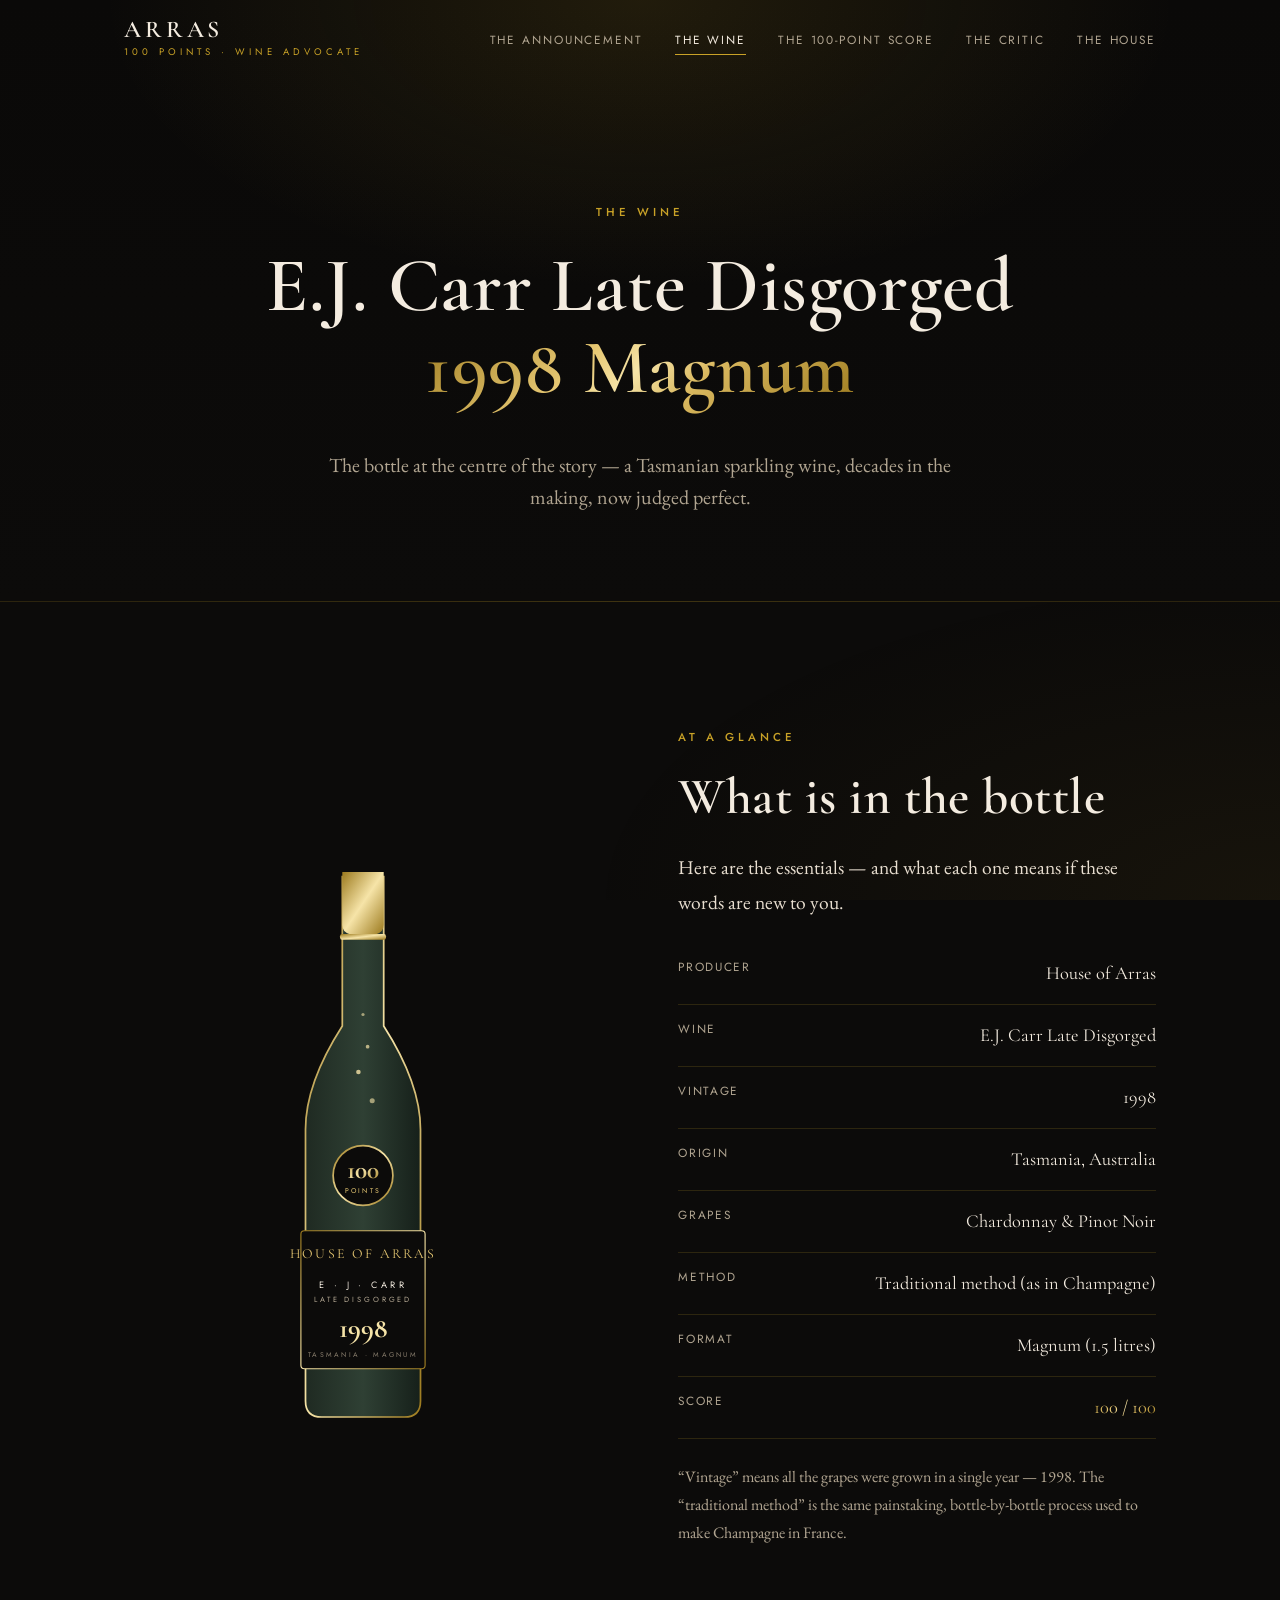
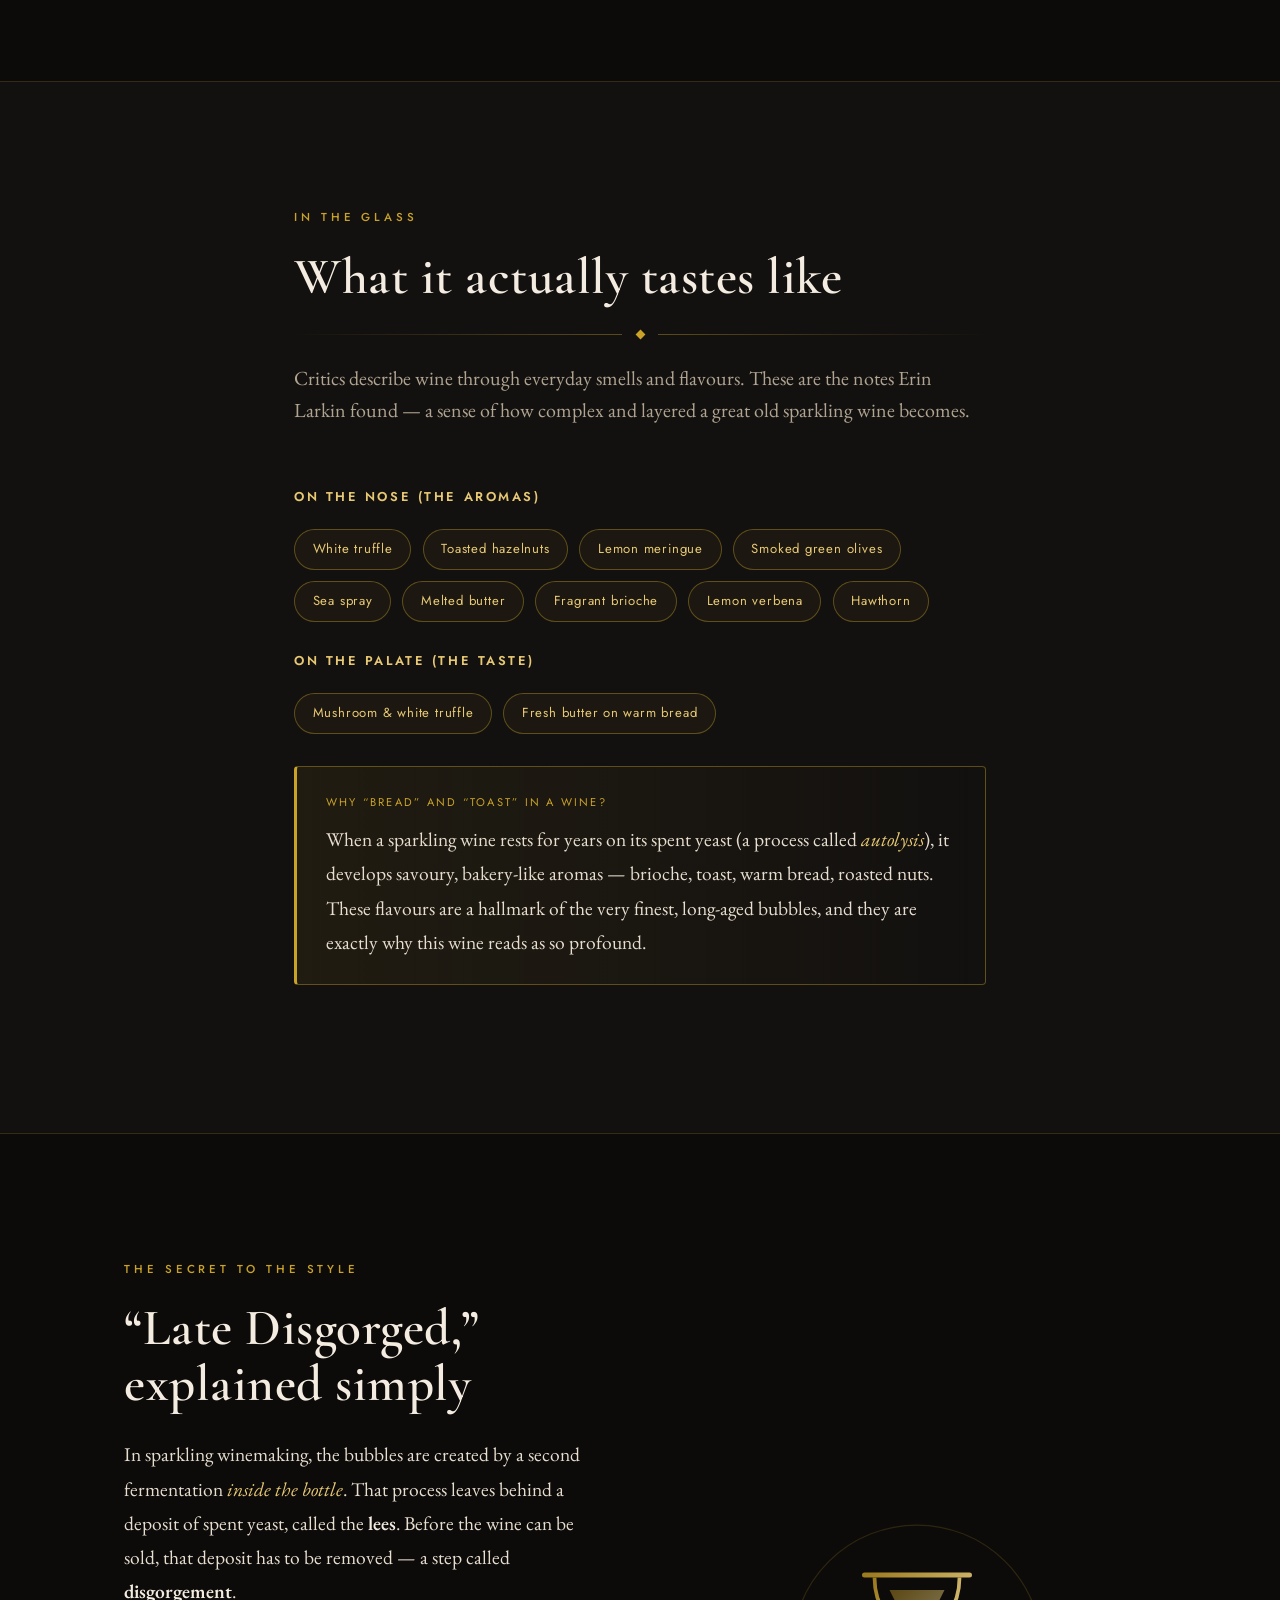
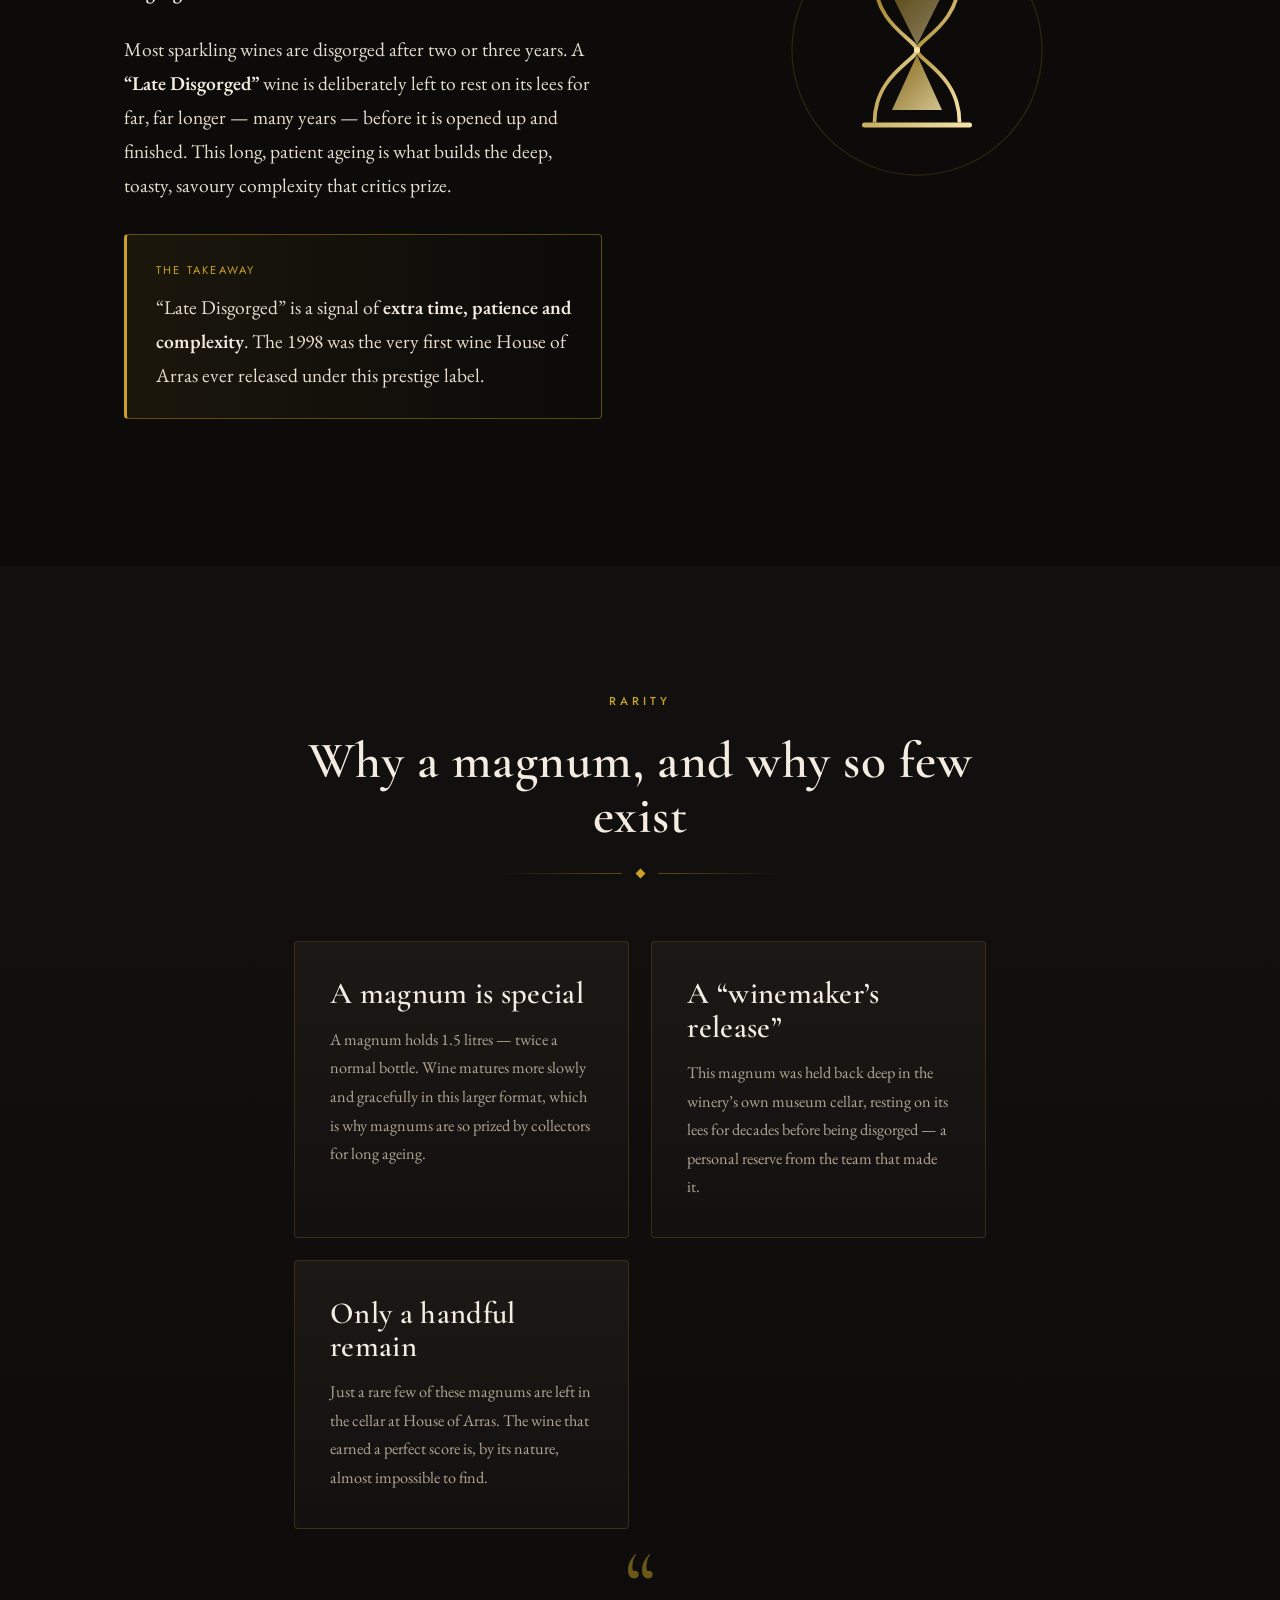
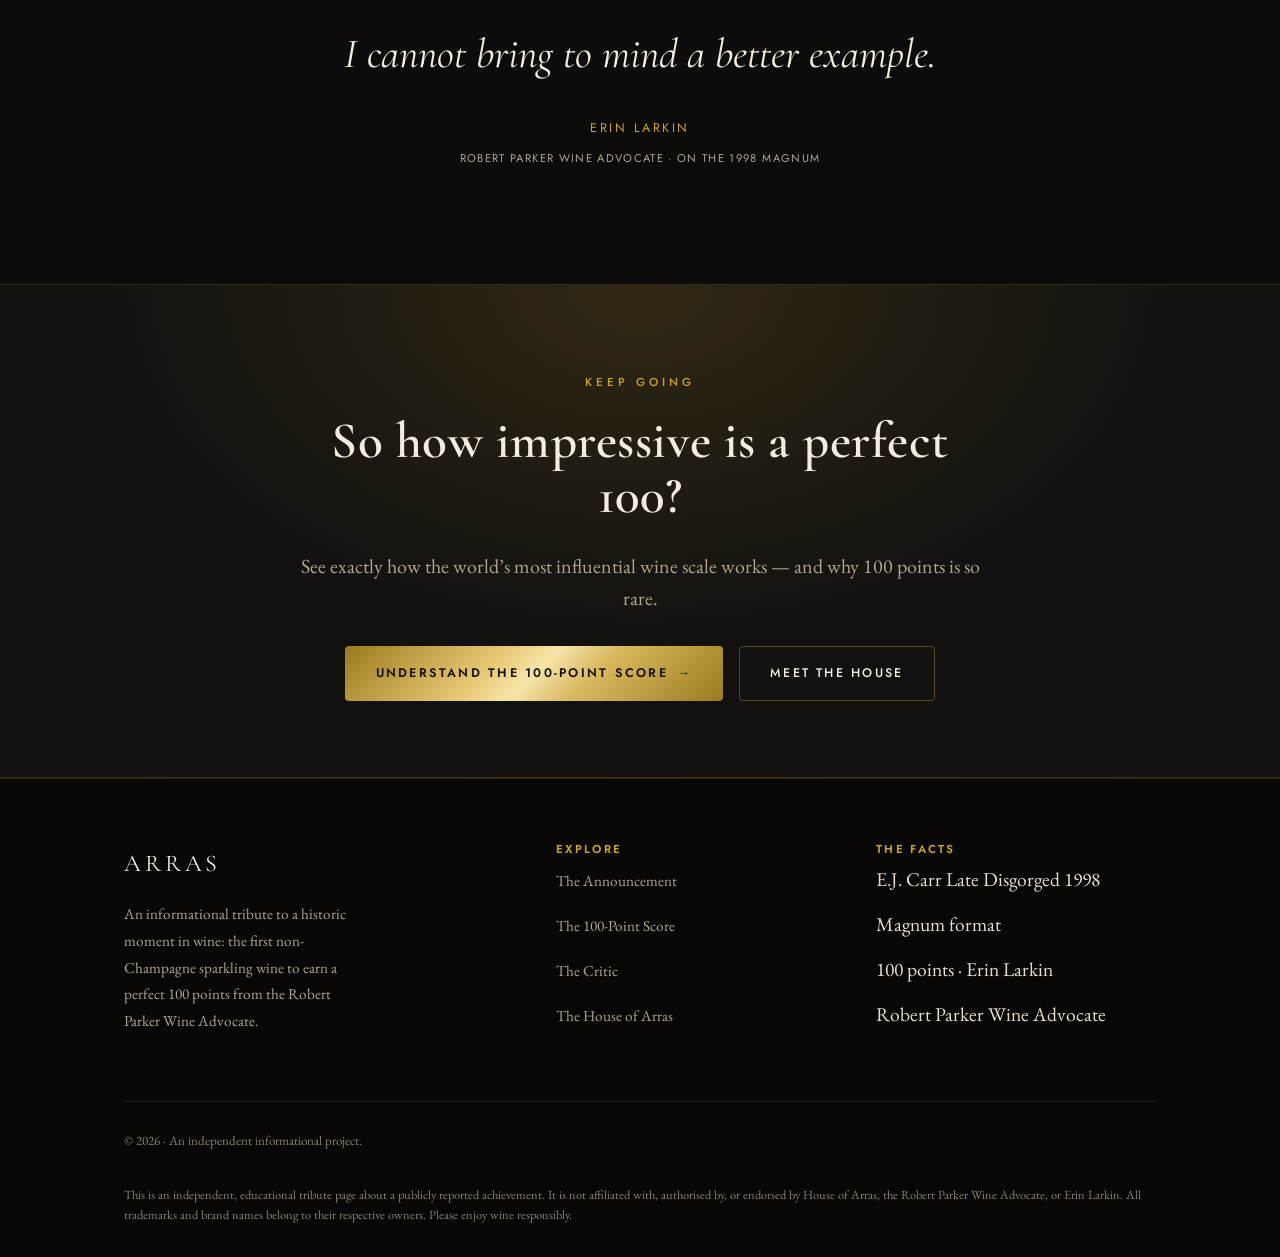
<file: the-wine.html>
<!DOCTYPE html>
<html lang="en">
<head>
  <meta charset="UTF-8" />
  <meta name="viewport" content="width=device-width, initial-scale=1.0" />
  <title>The Wine — E.J. Carr Late Disgorged 1998 Magnum | House of Arras</title>
  <meta name="description" content="Meet the House of Arras E.J. Carr Late Disgorged 1998 Magnum: the first non-Champagne sparkling wine to score a perfect 100 points. Tasting notes, the meaning of late disgorgement, and why the magnum is so rare — explained for everyone." />
  <link rel="icon" type="image/svg+xml" href="assets/favicon.svg" />
  <link rel="preconnect" href="https://fonts.googleapis.com" />
  <link rel="preconnect" href="https://fonts.gstatic.com" crossorigin />
  <link href="https://fonts.googleapis.com/css2?family=Cormorant+Garamond:ital,wght@0,500;0,600;0,700;1,500;1,600&family=EB+Garamond:ital@0;1&family=Jost:wght@300;400;500&display=swap" rel="stylesheet" />
  <link rel="stylesheet" href="css/style.css" />
</head>
<body>

  <header class="site-header">
    <nav class="nav container">
      <a class="brand" href="index.html" aria-label="House of Arras — 100 Points, home">
        <span class="brand-name">Arras</span>
        <span class="brand-sub">100 Points · Wine Advocate</span>
      </a>
      <button class="nav-toggle" aria-label="Toggle menu" aria-expanded="false">
        <span></span><span></span><span></span>
      </button>
      <ul class="nav-links">
        <li><a href="index.html">The Announcement</a></li>
        <li><a href="the-wine.html" aria-current="page">The Wine</a></li>
        <li><a href="understanding-the-score.html">The 100-Point Score</a></li>
        <li><a href="the-critic.html">The Critic</a></li>
        <li><a href="about-arras.html">The House</a></li>
      </ul>
    </nav>
  </header>

  <!-- =========================== PAGE HERO =========================== -->
  <section class="page-hero">
    <div class="container">
      <span class="eyebrow reveal in">The Wine</span>
      <h1 class="reveal in d1">E.J. Carr Late Disgorged<br><span class="gold-text">1998 Magnum</span></h1>
      <p class="lead reveal in d2">The bottle at the centre of the story — a Tasmanian sparkling wine, decades in the making, now judged perfect.</p>
    </div>
  </section>

  <!-- ====================== BOTTLE + SPECS =========================== -->
  <section class="section">
    <div class="container">
      <div class="feature">
        <div class="feature-media reveal">
          <!-- Stylised champagne bottle -->
          <svg viewBox="0 0 200 520" width="100%" style="max-width:230px" role="img" aria-label="Illustration of the House of Arras E.J. Carr Late Disgorged 1998 magnum bottle">
            <defs>
              <linearGradient id="b-gold" x1="0" y1="0" x2="1" y2="1">
                <stop offset="0" stop-color="#9c7a1e" /><stop offset="0.5" stop-color="#f6e4a8" /><stop offset="1" stop-color="#9c7a1e" />
              </linearGradient>
              <linearGradient id="b-glass" x1="0" y1="0" x2="1" y2="0">
                <stop offset="0" stop-color="#1f2a22" /><stop offset="0.5" stop-color="#2f4034" /><stop offset="1" stop-color="#16201a" />
              </linearGradient>
            </defs>
            <!-- bottle body -->
            <path d="M82,30 L118,30 L118,160 Q150,210 150,250 L150,486 Q150,500 136,500 L64,500 Q50,500 50,486 L50,250 Q50,210 82,160 Z"
                  fill="url(#b-glass)" stroke="url(#b-gold)" stroke-width="1.5" />
            <!-- foil cap -->
            <path d="M82,26 L118,26 L118,72 Q118,78 112,80 L88,80 Q82,78 82,72 Z" fill="url(#b-gold)" />
            <rect x="80" y="80" width="40" height="5" rx="2" fill="url(#b-gold)" />
            <!-- bubbles inside -->
            <circle cx="96" cy="200" r="2" fill="#f6e4a8" opacity="0.8" />
            <circle cx="104" cy="178" r="1.6" fill="#f6e4a8" opacity="0.7" />
            <circle cx="100" cy="150" r="1.4" fill="#f6e4a8" opacity="0.6" />
            <circle cx="108" cy="225" r="2.2" fill="#f6e4a8" opacity="0.6" />
            <!-- 100 badge on shoulder -->
            <circle cx="100" cy="290" r="26" fill="#0c0b0a" stroke="url(#b-gold)" stroke-width="1.5" />
            <text x="100" y="292" text-anchor="middle" font-family="Cormorant Garamond, serif" font-size="22" font-weight="700" fill="url(#b-gold)">100</text>
            <text x="100" y="305" text-anchor="middle" font-family="Jost, sans-serif" font-size="6" letter-spacing="2" fill="#e7c873">POINTS</text>
            <!-- label -->
            <rect x="46" y="338" width="108" height="120" rx="3" fill="#0c0b0a" stroke="url(#b-gold)" stroke-width="1" />
            <text x="100" y="362" text-anchor="middle" font-family="Cormorant Garamond, serif" font-size="12" letter-spacing="2" fill="#e7c873">HOUSE OF ARRAS</text>
            <line x1="64" y1="370" x2="136" y2="370" stroke="url(#b-gold)" stroke-width="0.5" opacity="0.6" />
            <text x="100" y="388" text-anchor="middle" font-family="Jost, sans-serif" font-size="8" letter-spacing="3" fill="#f4ece0">E · J · CARR</text>
            <text x="100" y="400" text-anchor="middle" font-family="Jost, sans-serif" font-size="6.5" letter-spacing="2.5" fill="#b1a591">LATE DISGORGED</text>
            <text x="100" y="430" text-anchor="middle" font-family="Cormorant Garamond, serif" font-size="24" font-weight="700" fill="#f6e4a8">1998</text>
            <text x="100" y="448" text-anchor="middle" font-family="Jost, sans-serif" font-size="6" letter-spacing="2" fill="#8a7f6e">TASMANIA · MAGNUM</text>
          </svg>
        </div>

        <div class="feature-copy reveal d1">
          <span class="eyebrow">At a glance</span>
          <h2>What is in the bottle</h2>
          <p>
            Here are the essentials — and what each one means if these words are new to you.
          </p>
          <ul class="spec-list">
            <li><span class="k">Producer</span><span class="v">House of Arras</span></li>
            <li><span class="k">Wine</span><span class="v">E.J. Carr Late Disgorged</span></li>
            <li><span class="k">Vintage</span><span class="v">1998</span></li>
            <li><span class="k">Origin</span><span class="v">Tasmania, Australia</span></li>
            <li><span class="k">Grapes</span><span class="v">Chardonnay &amp; Pinot Noir</span></li>
            <li><span class="k">Method</span><span class="v">Traditional method (as in Champagne)</span></li>
            <li><span class="k">Format</span><span class="v">Magnum (1.5 litres)</span></li>
            <li><span class="k">Score</span><span class="v gold-text">100 / 100</span></li>
          </ul>
          <p style="color:var(--muted); font-size:1rem;">
            “Vintage” means all the grapes were grown in a single year — 1998. The “traditional method” is the
            same painstaking, bottle-by-bottle process used to make Champagne in France.
          </p>
        </div>
      </div>
    </div>
  </section>

  <!-- ====================== TASTING NOTES ============================ -->
  <section class="section section--alt">
    <div class="container narrow">
      <div class="section-head reveal">
        <span class="eyebrow">In the glass</span>
        <h2>What it actually tastes like</h2>
        <div class="flourish"><span class="diamond"></span></div>
        <p class="lead" style="color:var(--muted);">
          Critics describe wine through everyday smells and flavours. These are the notes Erin Larkin found —
          a sense of how complex and layered a great old sparkling wine becomes.
        </p>
      </div>

      <div class="reveal d1">
        <h3 style="color:var(--gold-light); font-family:var(--ui); font-size:0.8rem; letter-spacing:0.2em; text-transform:uppercase;">On the nose (the aromas)</h3>
        <div class="chips">
          <span class="chip">White truffle</span>
          <span class="chip">Toasted hazelnuts</span>
          <span class="chip">Lemon meringue</span>
          <span class="chip">Smoked green olives</span>
          <span class="chip">Sea spray</span>
          <span class="chip">Melted butter</span>
          <span class="chip">Fragrant brioche</span>
          <span class="chip">Lemon verbena</span>
          <span class="chip">Hawthorn</span>
        </div>

        <h3 style="color:var(--gold-light); font-family:var(--ui); font-size:0.8rem; letter-spacing:0.2em; text-transform:uppercase; margin-top:2rem;">On the palate (the taste)</h3>
        <div class="chips">
          <span class="chip">Mushroom &amp; white truffle</span>
          <span class="chip">Fresh butter on warm bread</span>
        </div>

        <div class="callout">
          <span class="callout-label">Why “bread” and “toast” in a wine?</span>
          <p>
            When a sparkling wine rests for years on its spent yeast (a process called <em>autolysis</em>), it
            develops savoury, bakery-like aromas — brioche, toast, warm bread, roasted nuts. These flavours are
            a hallmark of the very finest, long-aged bubbles, and they are exactly why this wine reads as so
            profound.
          </p>
        </div>
      </div>
    </div>
  </section>

  <!-- ===================== LATE DISGORGEMENT ========================= -->
  <section class="section">
    <div class="container">
      <div class="feature reverse">
        <div class="feature-media reveal">
          <!-- hourglass / time motif -->
          <svg viewBox="0 0 240 240" width="100%" style="max-width:300px" role="img" aria-label="An hourglass symbolising long ageing">
            <defs>
              <linearGradient id="hg-gold" x1="0" y1="0" x2="1" y2="1">
                <stop offset="0" stop-color="#9c7a1e" /><stop offset="1" stop-color="#f6e4a8" />
              </linearGradient>
            </defs>
            <circle cx="120" cy="120" r="100" fill="none" stroke="rgba(201,162,39,0.18)" stroke-width="1" />
            <path d="M78,60 H162 M78,180 H162" stroke="url(#hg-gold)" stroke-width="4" stroke-linecap="round" />
            <path d="M86,62 C86,100 120,112 120,120 C120,128 86,140 86,178" fill="none" stroke="url(#hg-gold)" stroke-width="3" />
            <path d="M154,62 C154,100 120,112 120,120 C120,128 154,140 154,178" fill="none" stroke="url(#hg-gold)" stroke-width="3" />
            <path d="M98,72 H142 L120,116 Z" fill="url(#hg-gold)" opacity="0.55" />
            <path d="M120,124 L140,168 H100 Z" fill="url(#hg-gold)" opacity="0.85" />
            <circle cx="120" cy="120" r="2.5" fill="#f6e4a8" />
          </svg>
        </div>

        <div class="feature-copy reveal d1">
          <span class="eyebrow">The secret to the style</span>
          <h2>“Late Disgorged,” explained simply</h2>
          <p>
            In sparkling winemaking, the bubbles are created by a second fermentation <em>inside the bottle</em>.
            That process leaves behind a deposit of spent yeast, called the <strong>lees</strong>. Before the
            wine can be sold, that deposit has to be removed — a step called <strong>disgorgement</strong>.
          </p>
          <p>
            Most sparkling wines are disgorged after two or three years. A <strong>“Late Disgorged”</strong>
            wine is deliberately left to rest on its lees for far, far longer — many years — before it is opened
            up and finished. This long, patient ageing is what builds the deep, toasty, savoury complexity that
            critics prize.
          </p>
          <div class="callout">
            <span class="callout-label">The takeaway</span>
            <p>“Late Disgorged” is a signal of <strong>extra time, patience and complexity</strong>. The 1998
            was the very first wine House of Arras ever released under this prestige label.</p>
          </div>
        </div>
      </div>
    </div>
  </section>

  <!-- ===================== MAGNUM + RARITY =========================== -->
  <section class="section section--panel">
    <div class="container narrow">
      <div class="section-head center reveal">
        <span class="eyebrow">Rarity</span>
        <h2>Why a magnum, and why so few exist</h2>
        <div class="flourish"><span class="diamond"></span></div>
      </div>

      <div class="card-grid reveal d1">
        <div class="card">
          <h3>A magnum is special</h3>
          <p>A magnum holds 1.5 litres — twice a normal bottle. Wine matures more slowly and gracefully in this
          larger format, which is why magnums are so prized by collectors for long ageing.</p>
        </div>
        <div class="card">
          <h3>A “winemaker’s release”</h3>
          <p>This magnum was held back deep in the winery’s own museum cellar, resting on its lees for decades
          before being disgorged — a personal reserve from the team that made it.</p>
        </div>
        <div class="card">
          <h3>Only a handful remain</h3>
          <p>Just a rare few of these magnums are left in the cellar at House of Arras. The wine that earned a
          perfect score is, by its nature, almost impossible to find.</p>
        </div>
      </div>

      <div class="pullquote reveal d2" style="margin-top:3.5rem;">
        <span class="mark" aria-hidden="true">“</span>
        <blockquote>I cannot bring to mind a better example.</blockquote>
        <cite>Erin Larkin <span>Robert Parker Wine Advocate · on the 1998 Magnum</span></cite>
      </div>
    </div>
  </section>

  <!-- ============================== CTA ============================== -->
  <section class="section section--tight cta">
    <div class="container narrow">
      <div class="reveal">
        <span class="eyebrow">Keep going</span>
        <h2>So how impressive is a perfect 100?</h2>
        <p class="lead" style="color:var(--muted);">See exactly how the world’s most influential wine scale works — and why 100 points is so rare.</p>
        <div class="btn-row" style="justify-content:center;">
          <a class="btn btn--solid" href="understanding-the-score.html">Understand the 100-point score <span class="arrow">→</span></a>
          <a class="btn" href="about-arras.html">Meet the house</a>
        </div>
      </div>
    </div>
  </section>

  <!-- ============================= FOOTER ============================ -->
  <footer class="site-footer">
    <div class="container">
      <div class="footer-grid">
        <div class="footer-brand">
          <span class="brand-name">Arras</span>
          <p>An informational tribute to a historic moment in wine: the first non-Champagne sparkling wine to
          earn a perfect 100 points from the Robert Parker Wine Advocate.</p>
        </div>
        <div>
          <h4>Explore</h4>
          <ul>
            <li><a href="index.html">The Announcement</a></li>
            <li><a href="understanding-the-score.html">The 100-Point Score</a></li>
            <li><a href="the-critic.html">The Critic</a></li>
            <li><a href="about-arras.html">The House of Arras</a></li>
          </ul>
        </div>
        <div>
          <h4>The Facts</h4>
          <ul>
            <li>E.J. Carr Late Disgorged 1998</li>
            <li>Magnum format</li>
            <li>100 points · Erin Larkin</li>
            <li>Robert Parker Wine Advocate</li>
          </ul>
        </div>
      </div>
      <div class="footer-bottom">
        <p>© <span data-year>2026</span> · An independent informational project.</p>
        <p class="disclaimer">
          This is an independent, educational tribute page about a publicly reported achievement. It is not
          affiliated with, authorised by, or endorsed by House of Arras, the Robert Parker Wine Advocate, or
          Erin Larkin. All trademarks and brand names belong to their respective owners. Please enjoy wine
          responsibly.
        </p>
      </div>
    </div>
  </footer>

  <script src="js/main.js"></script>
</body>
</html>
</file>
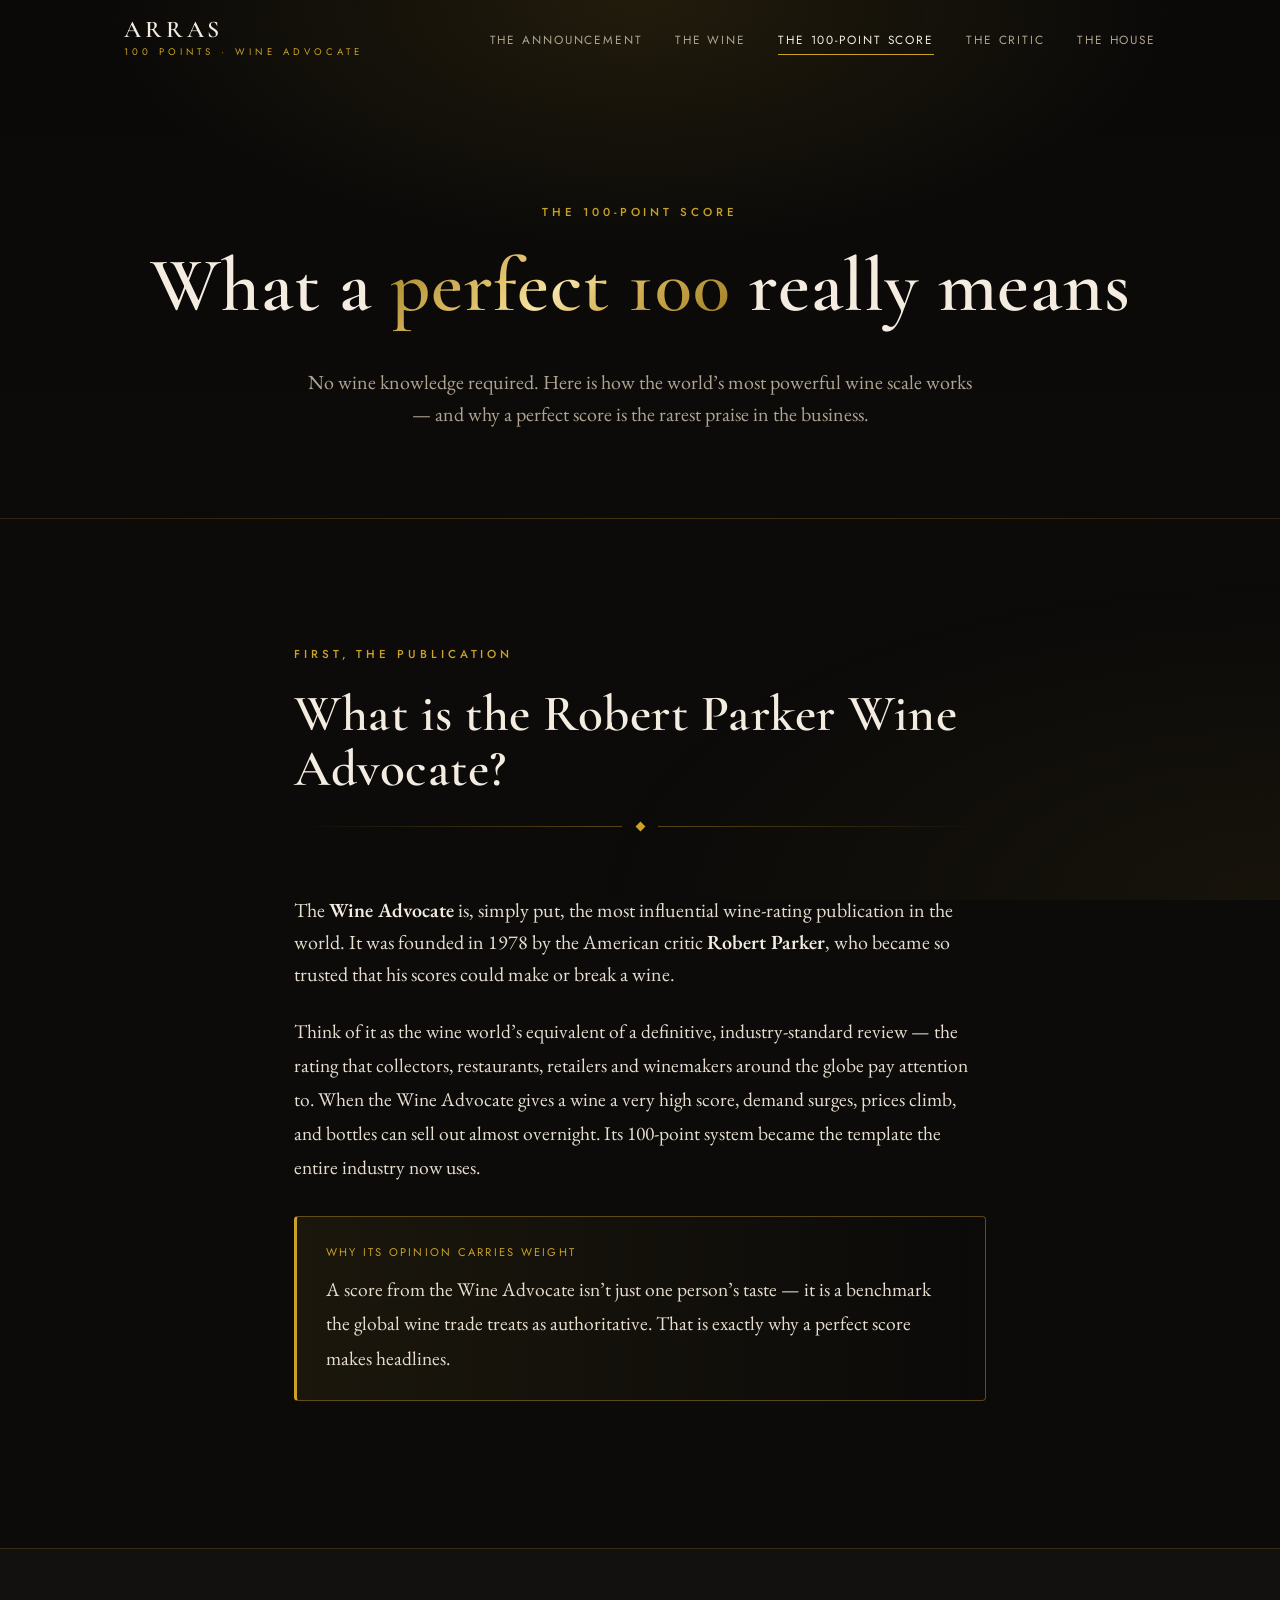
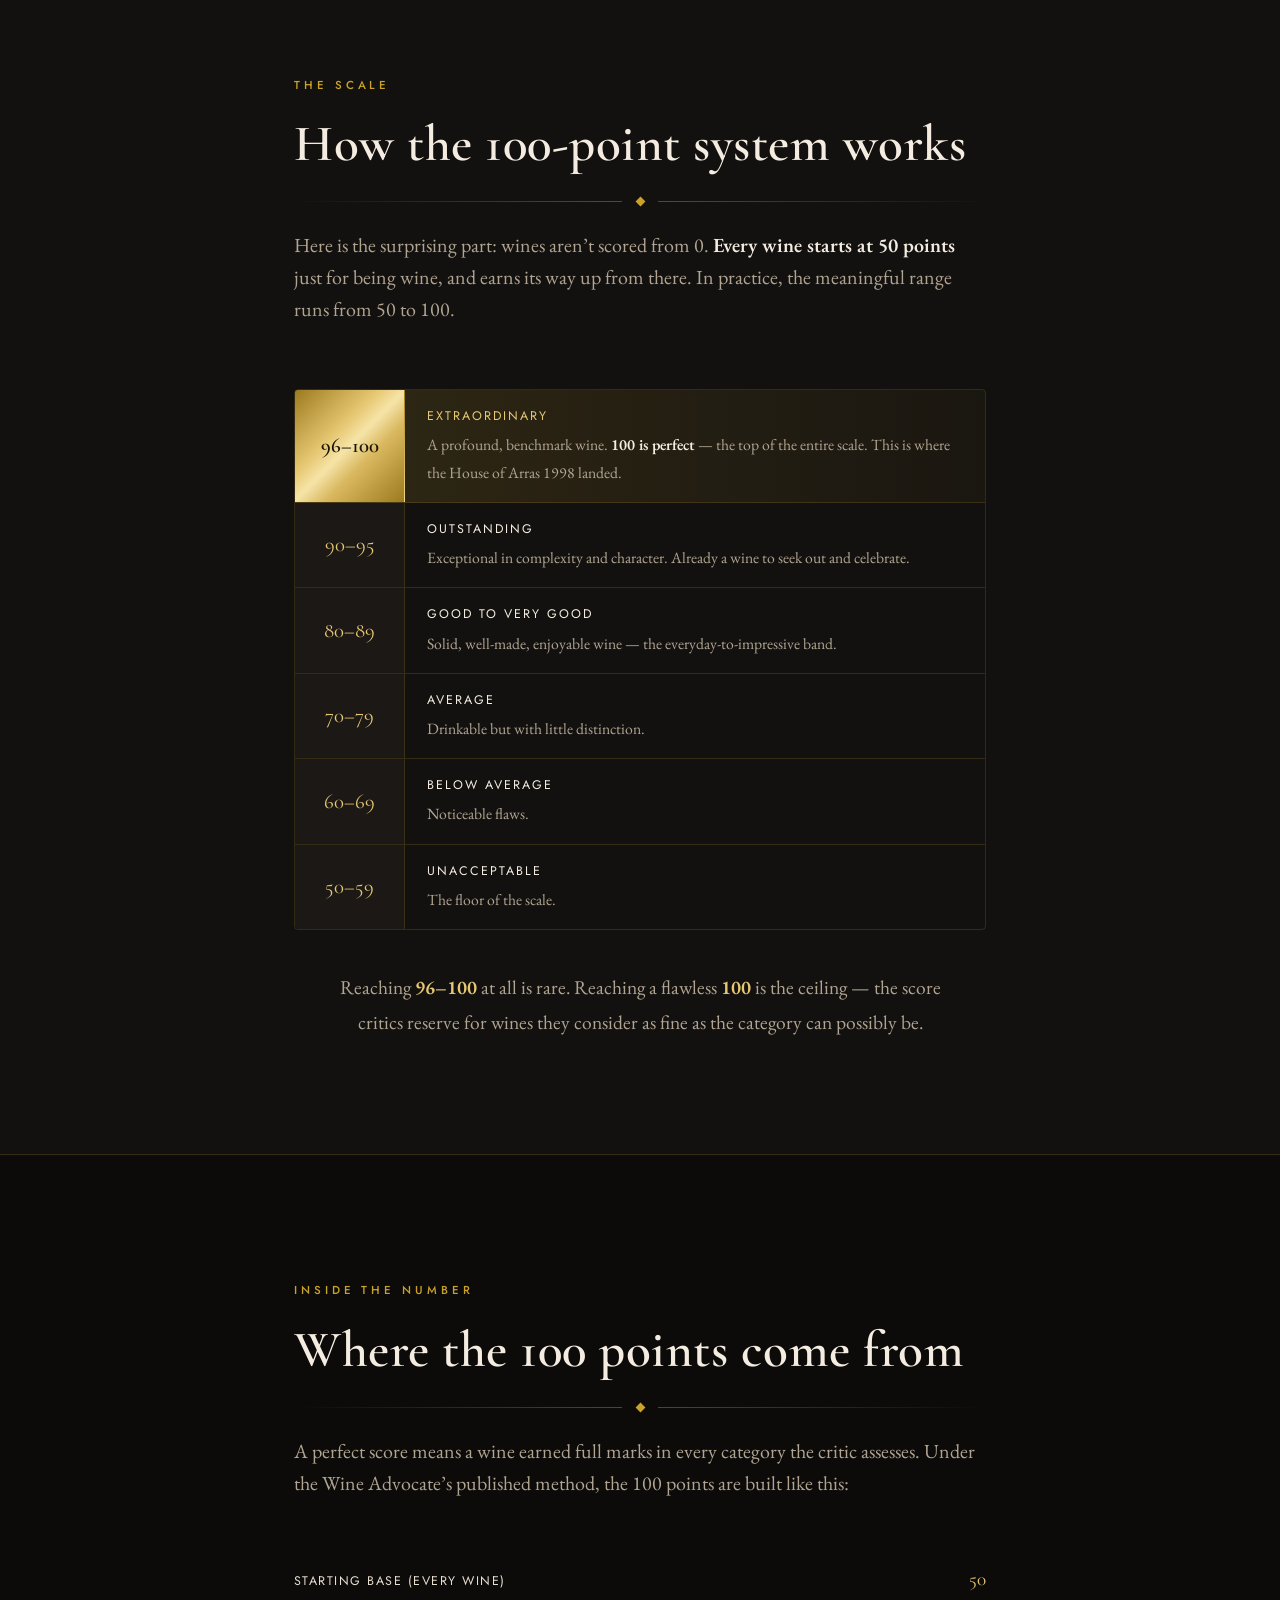
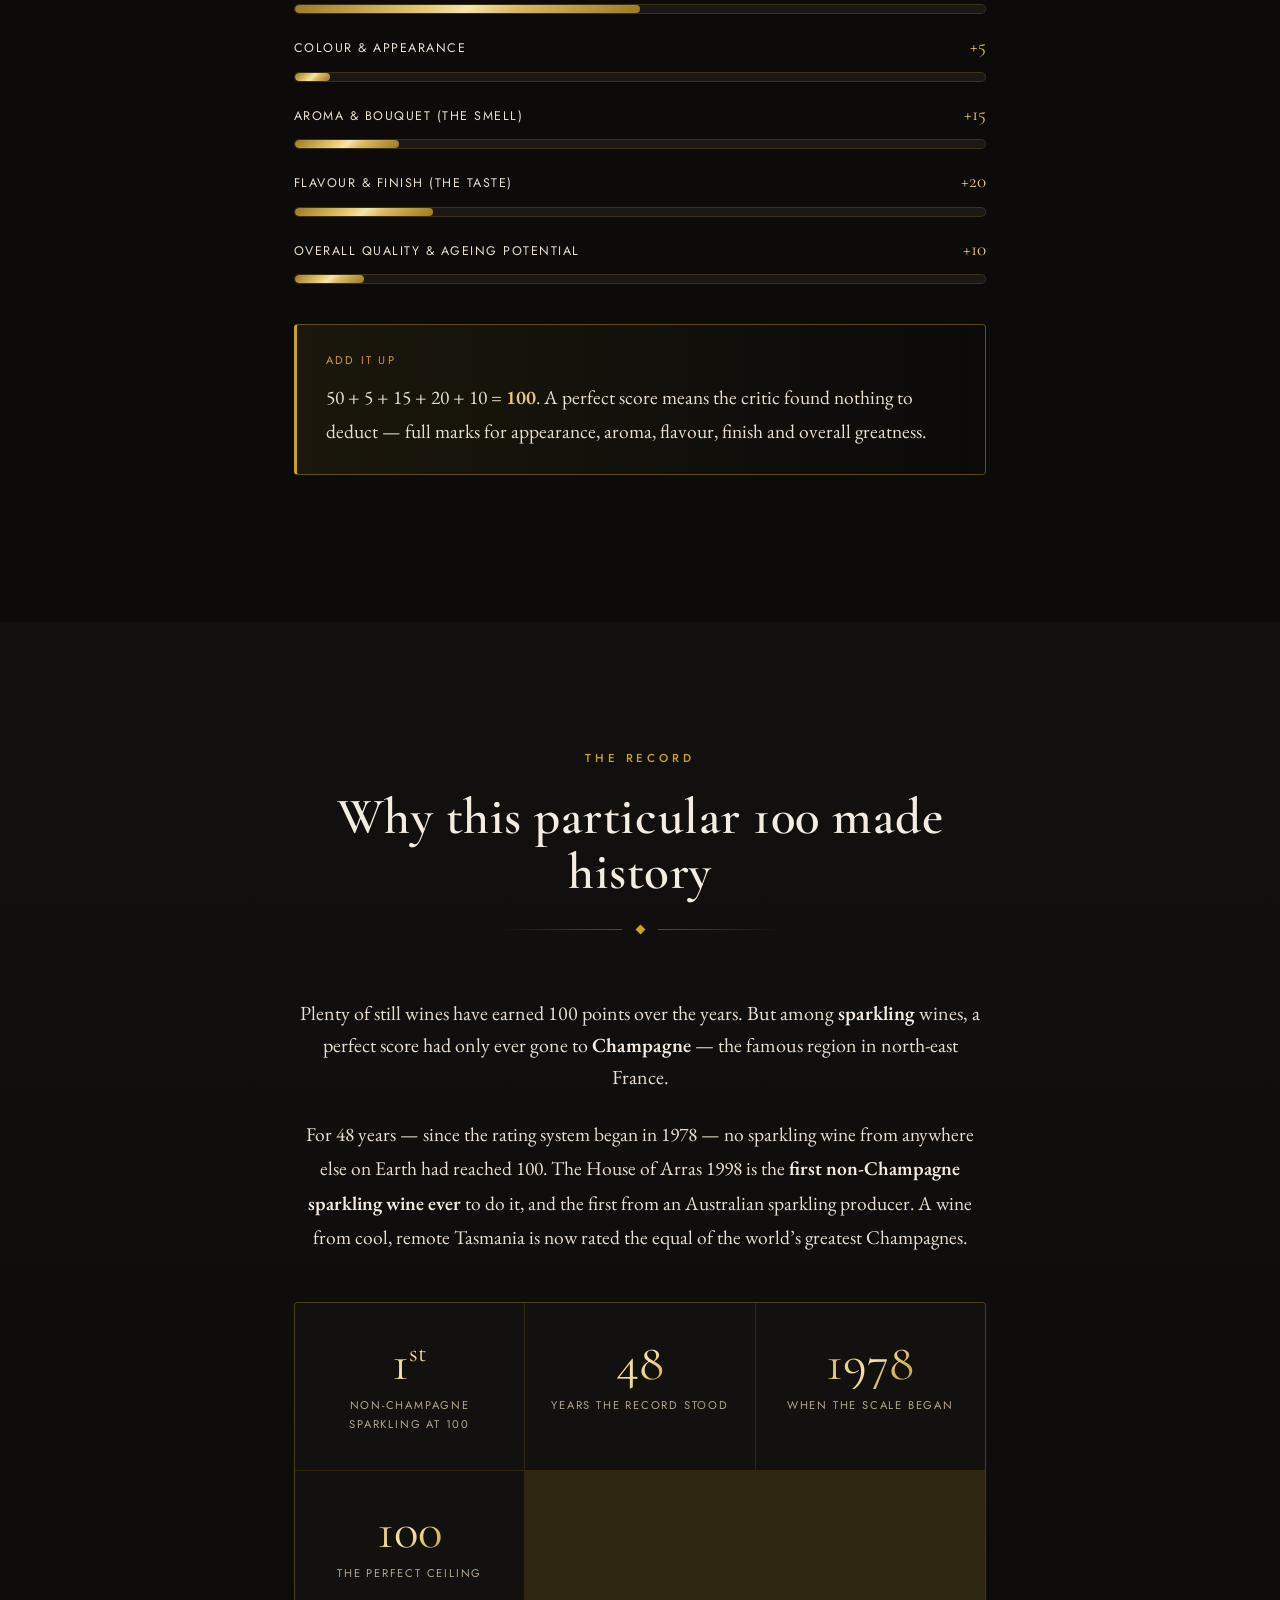
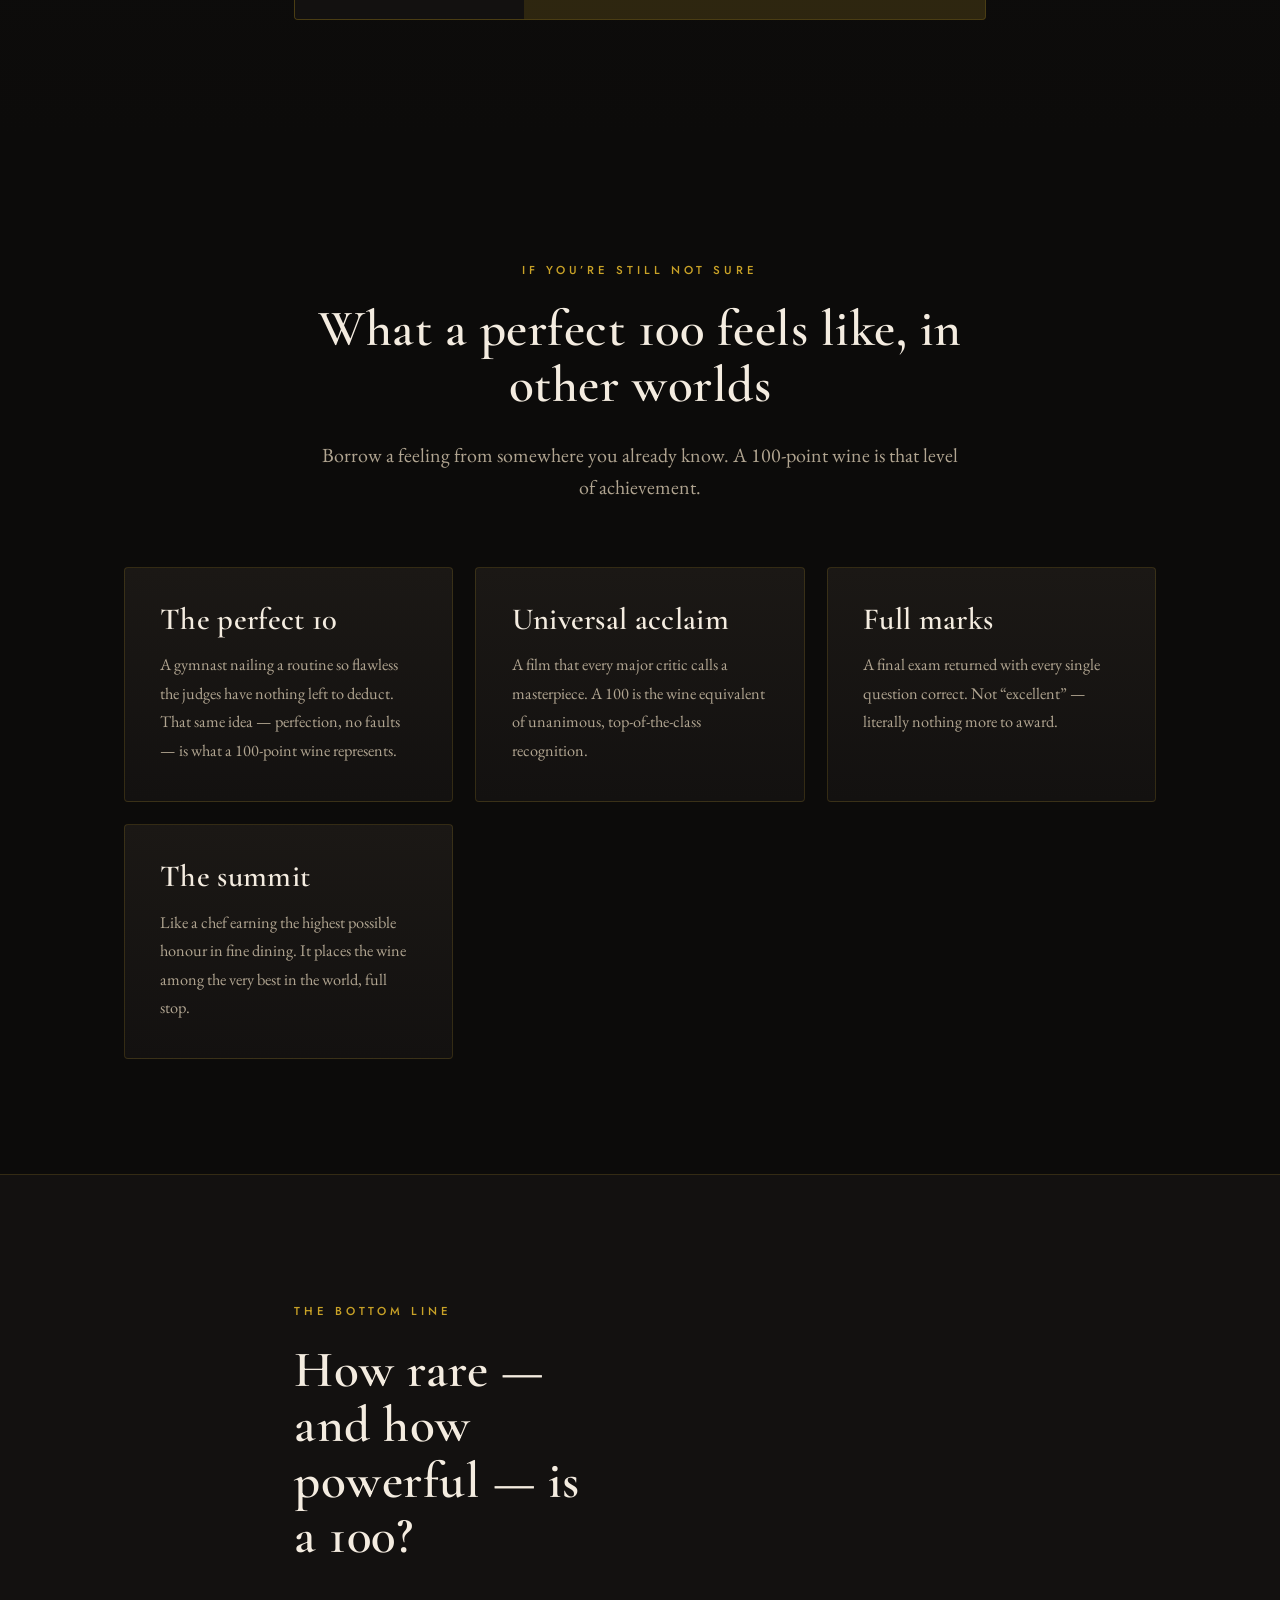
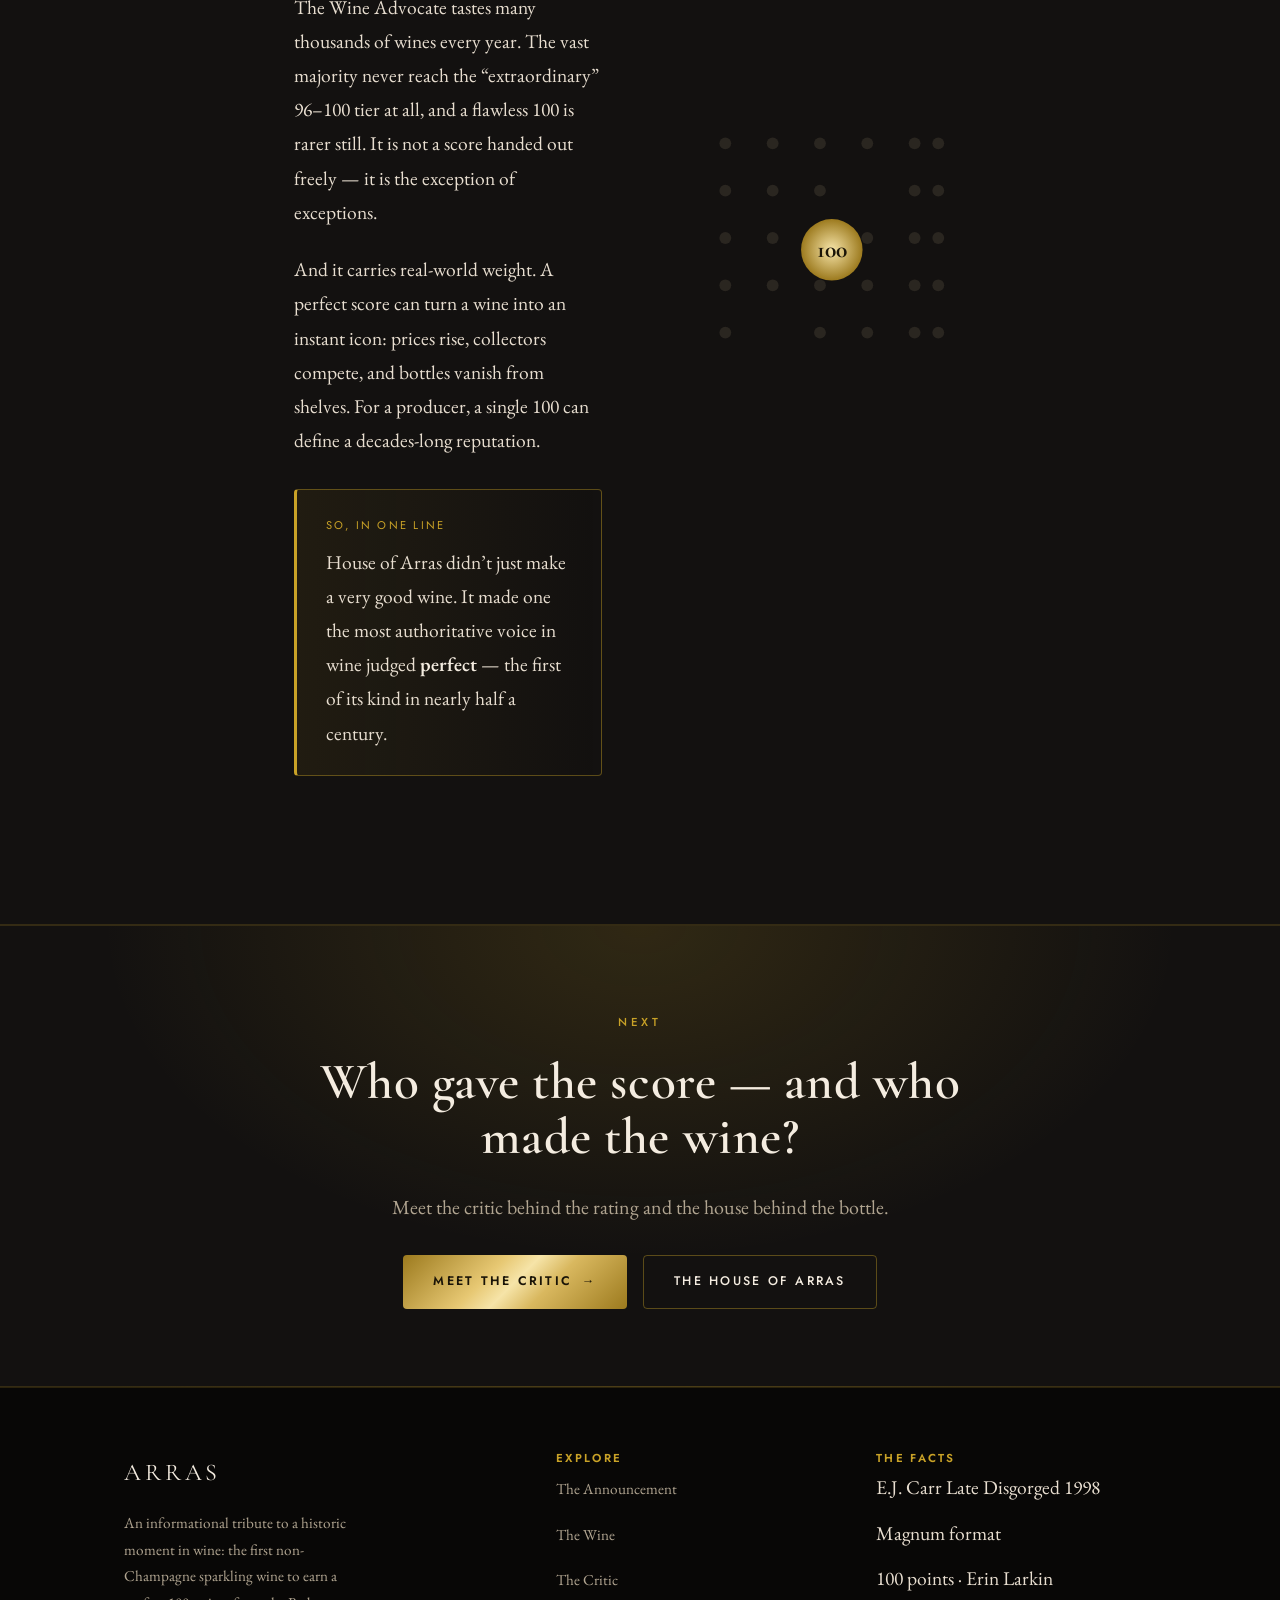
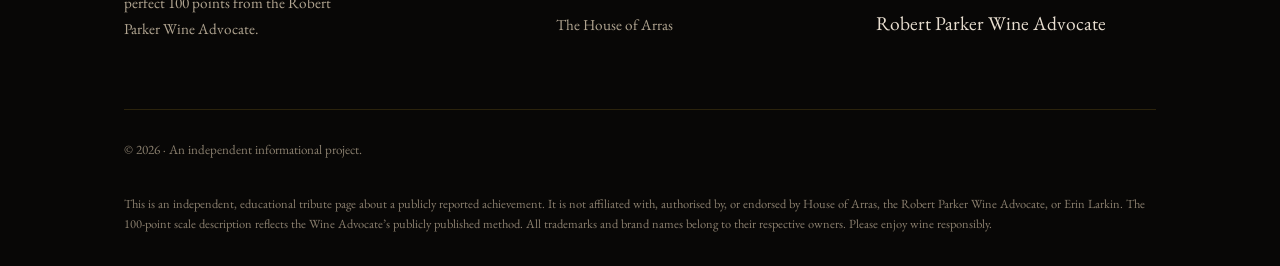
<file: understanding-the-score.html>
<!DOCTYPE html>
<html lang="en">
<head>
  <meta charset="UTF-8" />
  <meta name="viewport" content="width=device-width, initial-scale=1.0" />
  <title>The 100-Point Score, Explained | House of Arras &amp; the Wine Advocate</title>
  <meta name="description" content="What does a 100-point score from the Robert Parker Wine Advocate really mean? A plain-English guide to the world's most influential wine scale — and why House of Arras earning a perfect 100 is historic." />
  <link rel="icon" type="image/svg+xml" href="assets/favicon.svg" />
  <link rel="preconnect" href="https://fonts.googleapis.com" />
  <link rel="preconnect" href="https://fonts.gstatic.com" crossorigin />
  <link href="https://fonts.googleapis.com/css2?family=Cormorant+Garamond:ital,wght@0,500;0,600;0,700;1,500;1,600&family=EB+Garamond:ital@0;1&family=Jost:wght@300;400;500&display=swap" rel="stylesheet" />
  <link rel="stylesheet" href="css/style.css" />
</head>
<body>

  <header class="site-header">
    <nav class="nav container">
      <a class="brand" href="index.html" aria-label="House of Arras — 100 Points, home">
        <span class="brand-name">Arras</span>
        <span class="brand-sub">100 Points · Wine Advocate</span>
      </a>
      <button class="nav-toggle" aria-label="Toggle menu" aria-expanded="false">
        <span></span><span></span><span></span>
      </button>
      <ul class="nav-links">
        <li><a href="index.html">The Announcement</a></li>
        <li><a href="the-wine.html">The Wine</a></li>
        <li><a href="understanding-the-score.html" aria-current="page">The 100-Point Score</a></li>
        <li><a href="the-critic.html">The Critic</a></li>
        <li><a href="about-arras.html">The House</a></li>
      </ul>
    </nav>
  </header>

  <!-- =========================== PAGE HERO =========================== -->
  <section class="page-hero">
    <div class="container">
      <span class="eyebrow reveal in">The 100-Point Score</span>
      <h1 class="reveal in d1">What a <span class="gold-text">perfect 100</span> really means</h1>
      <p class="lead reveal in d2">No wine knowledge required. Here is how the world’s most powerful wine scale works — and why a perfect score is the rarest praise in the business.</p>
    </div>
  </section>

  <!-- ===================== WHAT IS THE ADVOCATE ====================== -->
  <section class="section">
    <div class="container narrow prose">
      <div class="section-head reveal">
        <span class="eyebrow">First, the publication</span>
        <h2>What is the Robert Parker Wine Advocate?</h2>
        <div class="flourish"><span class="diamond"></span></div>
      </div>
      <div class="reveal d1">
        <p class="lead">
          The <strong>Wine Advocate</strong> is, simply put, the most influential wine-rating publication in the
          world. It was founded in 1978 by the American critic <strong>Robert Parker</strong>, who became so
          trusted that his scores could make or break a wine.
        </p>
        <p>
          Think of it as the wine world’s equivalent of a definitive, industry-standard review — the rating that
          collectors, restaurants, retailers and winemakers around the globe pay attention to. When the Wine
          Advocate gives a wine a very high score, demand surges, prices climb, and bottles can sell out almost
          overnight. Its 100-point system became the template the entire industry now uses.
        </p>
        <div class="callout">
          <span class="callout-label">Why its opinion carries weight</span>
          <p>A score from the Wine Advocate isn’t just one person’s taste — it is a benchmark the global wine
          trade treats as authoritative. That is exactly why a perfect score makes headlines.</p>
        </div>
      </div>
    </div>
  </section>

  <!-- ===================== HOW THE SCALE WORKS ======================= -->
  <section class="section section--alt">
    <div class="container narrow">
      <div class="section-head reveal">
        <span class="eyebrow">The scale</span>
        <h2>How the 100-point system works</h2>
        <div class="flourish"><span class="diamond"></span></div>
        <p class="lead" style="color:var(--muted);">
          Here is the surprising part: wines aren’t scored from 0. <strong>Every wine starts at 50 points</strong>
          just for being wine, and earns its way up from there. In practice, the meaningful range runs from 50 to 100.
        </p>
      </div>

      <!-- Scale bands -->
      <div class="scale reveal d1">
        <div class="scale-row is-top">
          <div class="scale-range">96–100</div>
          <div class="scale-desc">
            <span class="t">Extraordinary</span>
            <p class="d">A profound, benchmark wine. <strong>100 is perfect</strong> — the top of the entire scale. This is where the House of Arras 1998 landed.</p>
          </div>
        </div>
        <div class="scale-row">
          <div class="scale-range">90–95</div>
          <div class="scale-desc"><span class="t">Outstanding</span><p class="d">Exceptional in complexity and character. Already a wine to seek out and celebrate.</p></div>
        </div>
        <div class="scale-row">
          <div class="scale-range">80–89</div>
          <div class="scale-desc"><span class="t">Good to very good</span><p class="d">Solid, well-made, enjoyable wine — the everyday-to-impressive band.</p></div>
        </div>
        <div class="scale-row">
          <div class="scale-range">70–79</div>
          <div class="scale-desc"><span class="t">Average</span><p class="d">Drinkable but with little distinction.</p></div>
        </div>
        <div class="scale-row">
          <div class="scale-range">60–69</div>
          <div class="scale-desc"><span class="t">Below average</span><p class="d">Noticeable flaws.</p></div>
        </div>
        <div class="scale-row">
          <div class="scale-range">50–59</div>
          <div class="scale-desc"><span class="t">Unacceptable</span><p class="d">The floor of the scale.</p></div>
        </div>
      </div>

      <p style="color:var(--muted); text-align:center; max-width:640px; margin:2rem auto 0;">
        Reaching <strong class="text-gold">96–100</strong> at all is rare. Reaching a flawless
        <strong class="text-gold">100</strong> is the ceiling — the score critics reserve for wines they
        consider as fine as the category can possibly be.
      </p>
    </div>
  </section>

  <!-- ===================== POINTS BREAKDOWN ========================== -->
  <section class="section">
    <div class="container narrow">
      <div class="section-head reveal">
        <span class="eyebrow">Inside the number</span>
        <h2>Where the 100 points come from</h2>
        <div class="flourish"><span class="diamond"></span></div>
        <p class="lead" style="color:var(--muted);">
          A perfect score means a wine earned full marks in every category the critic assesses. Under the Wine
          Advocate’s published method, the 100 points are built like this:
        </p>
      </div>

      <div class="alloc reveal d1">
        <div class="alloc-item">
          <div class="alloc-head"><span class="name">Starting base (every wine)</span><span class="val">50</span></div>
          <div class="alloc-track"><div class="alloc-fill" data-pct="50"></div></div>
        </div>
        <div class="alloc-item">
          <div class="alloc-head"><span class="name">Colour &amp; appearance</span><span class="val">+5</span></div>
          <div class="alloc-track"><div class="alloc-fill" data-pct="5"></div></div>
        </div>
        <div class="alloc-item">
          <div class="alloc-head"><span class="name">Aroma &amp; bouquet (the smell)</span><span class="val">+15</span></div>
          <div class="alloc-track"><div class="alloc-fill" data-pct="15"></div></div>
        </div>
        <div class="alloc-item">
          <div class="alloc-head"><span class="name">Flavour &amp; finish (the taste)</span><span class="val">+20</span></div>
          <div class="alloc-track"><div class="alloc-fill" data-pct="20"></div></div>
        </div>
        <div class="alloc-item">
          <div class="alloc-head"><span class="name">Overall quality &amp; ageing potential</span><span class="val">+10</span></div>
          <div class="alloc-track"><div class="alloc-fill" data-pct="10"></div></div>
        </div>
      </div>

      <div class="callout reveal d2">
        <span class="callout-label">Add it up</span>
        <p>50 + 5 + 15 + 20 + 10 = <strong class="text-gold">100</strong>. A perfect score means the critic
        found nothing to deduct — full marks for appearance, aroma, flavour, finish and overall greatness.</p>
      </div>
    </div>
  </section>

  <!-- ===================== WHY HISTORIC (record) ===================== -->
  <section class="section section--panel" id="record">
    <div class="container narrow">
      <div class="section-head center reveal">
        <span class="eyebrow">The record</span>
        <h2>Why this particular 100 made history</h2>
        <div class="flourish"><span class="diamond"></span></div>
      </div>

      <div class="prose reveal d1" style="max-width:740px; margin-inline:auto;">
        <p class="lead" style="text-align:center;">
          Plenty of still wines have earned 100 points over the years. But among <strong>sparkling</strong>
          wines, a perfect score had only ever gone to <strong>Champagne</strong> — the famous region in
          north-east France.
        </p>
        <p style="text-align:center;">
          For 48 years — since the rating system began in 1978 — no sparkling wine from anywhere else on Earth
          had reached 100. The House of Arras 1998 is the <strong>first non-Champagne sparkling wine ever</strong>
          to do it, and the first from an Australian sparkling producer. A wine from cool, remote Tasmania is now
          rated the equal of the world’s greatest Champagnes.
        </p>
      </div>

      <div class="stats reveal d2" style="margin-top:3rem;">
        <div class="stat"><div class="num gold-text">1<sup style="font-size:.5em">st</sup></div><div class="label">Non-Champagne sparkling at 100</div></div>
        <div class="stat"><div class="num gold-text">48</div><div class="label">Years the record stood</div></div>
        <div class="stat"><div class="num gold-text">1978</div><div class="label">When the scale began</div></div>
        <div class="stat"><div class="num gold-text">100</div><div class="label">The perfect ceiling</div></div>
      </div>
    </div>
  </section>

  <!-- ===================== ANALOGIES ================================= -->
  <section class="section">
    <div class="container">
      <div class="section-head center reveal">
        <span class="eyebrow">If you’re still not sure</span>
        <h2>What a perfect 100 feels like, in other worlds</h2>
        <p class="lead" style="color:var(--muted); max-width:640px; margin-inline:auto;">
          Borrow a feeling from somewhere you already know. A 100-point wine is that level of achievement.
        </p>
      </div>

      <div class="card-grid reveal d1">
        <div class="card">
          <h3>The perfect 10</h3>
          <p>A gymnast nailing a routine so flawless the judges have nothing left to deduct. That same idea —
          perfection, no faults — is what a 100-point wine represents.</p>
        </div>
        <div class="card">
          <h3>Universal acclaim</h3>
          <p>A film that every major critic calls a masterpiece. A 100 is the wine equivalent of unanimous,
          top-of-the-class recognition.</p>
        </div>
        <div class="card">
          <h3>Full marks</h3>
          <p>A final exam returned with every single question correct. Not “excellent” — literally nothing more
          to award.</p>
        </div>
        <div class="card">
          <h3>The summit</h3>
          <p>Like a chef earning the highest possible honour in fine dining. It places the wine among the very
          best in the world, full stop.</p>
        </div>
      </div>
    </div>
  </section>

  <!-- ===================== HOW RARE / IMPACT ========================= -->
  <section class="section section--alt">
    <div class="container narrow">
      <div class="feature">
        <div class="feature-copy reveal">
          <span class="eyebrow">The bottom line</span>
          <h2>How rare — and how powerful — is a 100?</h2>
          <p>
            The Wine Advocate tastes many thousands of wines every year. The vast majority never reach the
            “extraordinary” 96–100 tier at all, and a flawless 100 is rarer still. It is not a score handed out
            freely — it is the exception of exceptions.
          </p>
          <p>
            And it carries real-world weight. A perfect score can turn a wine into an instant icon: prices rise,
            collectors compete, and bottles vanish from shelves. For a producer, a single 100 can define a
            decades-long reputation.
          </p>
          <div class="callout">
            <span class="callout-label">So, in one line</span>
            <p>House of Arras didn’t just make a very good wine. It made one the most authoritative voice in
            wine judged <strong>perfect</strong> — the first of its kind in nearly half a century.</p>
          </div>
        </div>
        <div class="feature-media reveal d2">
          <svg viewBox="0 0 260 260" width="100%" style="max-width:320px" role="img" aria-label="A single highlighted point among many, showing rarity">
            <defs>
              <radialGradient id="rare-glow" cx="50%" cy="50%" r="50%">
                <stop offset="0" stop-color="#f6e4a8" /><stop offset="1" stop-color="#9c7a1e" />
              </radialGradient>
            </defs>
            <g fill="#2a2620">
              <!-- grid of faint dots = the many ordinary wines -->
              <!-- rows -->
              <g>
                <circle cx="40" cy="40" r="5"/><circle cx="80" cy="40" r="5"/><circle cx="120" cy="40" r="5"/><circle cx="160" cy="40" r="5"/><circle cx="200" cy="40" r="5"/><circle cx="220" cy="40" r="5"/>
                <circle cx="40" cy="80" r="5"/><circle cx="80" cy="80" r="5"/><circle cx="120" cy="80" r="5"/><circle cx="200" cy="80" r="5"/><circle cx="220" cy="80" r="5"/>
                <circle cx="40" cy="120" r="5"/><circle cx="80" cy="120" r="5"/><circle cx="160" cy="120" r="5"/><circle cx="200" cy="120" r="5"/><circle cx="220" cy="120" r="5"/>
                <circle cx="40" cy="160" r="5"/><circle cx="80" cy="160" r="5"/><circle cx="120" cy="160" r="5"/><circle cx="160" cy="160" r="5"/><circle cx="200" cy="160" r="5"/><circle cx="220" cy="160" r="5"/>
                <circle cx="40" cy="200" r="5"/><circle cx="120" cy="200" r="5"/><circle cx="160" cy="200" r="5"/><circle cx="200" cy="200" r="5"/><circle cx="220" cy="200" r="5"/>
              </g>
            </g>
            <!-- the one perfect wine -->
            <circle cx="130" cy="130" r="26" fill="url(#rare-glow)" />
            <text x="130" y="136" text-anchor="middle" font-family="Cormorant Garamond, serif" font-size="20" font-weight="700" fill="#1a1407">100</text>
          </svg>
        </div>
      </div>
    </div>
  </section>

  <!-- ============================== CTA ============================== -->
  <section class="section section--tight cta">
    <div class="container narrow">
      <div class="reveal">
        <span class="eyebrow">Next</span>
        <h2>Who gave the score — and who made the wine?</h2>
        <p class="lead" style="color:var(--muted);">Meet the critic behind the rating and the house behind the bottle.</p>
        <div class="btn-row" style="justify-content:center;">
          <a class="btn btn--solid" href="the-critic.html">Meet the critic <span class="arrow">→</span></a>
          <a class="btn" href="about-arras.html">The House of Arras</a>
        </div>
      </div>
    </div>
  </section>

  <!-- ============================= FOOTER ============================ -->
  <footer class="site-footer">
    <div class="container">
      <div class="footer-grid">
        <div class="footer-brand">
          <span class="brand-name">Arras</span>
          <p>An informational tribute to a historic moment in wine: the first non-Champagne sparkling wine to
          earn a perfect 100 points from the Robert Parker Wine Advocate.</p>
        </div>
        <div>
          <h4>Explore</h4>
          <ul>
            <li><a href="index.html">The Announcement</a></li>
            <li><a href="the-wine.html">The Wine</a></li>
            <li><a href="the-critic.html">The Critic</a></li>
            <li><a href="about-arras.html">The House of Arras</a></li>
          </ul>
        </div>
        <div>
          <h4>The Facts</h4>
          <ul>
            <li>E.J. Carr Late Disgorged 1998</li>
            <li>Magnum format</li>
            <li>100 points · Erin Larkin</li>
            <li>Robert Parker Wine Advocate</li>
          </ul>
        </div>
      </div>
      <div class="footer-bottom">
        <p>© <span data-year>2026</span> · An independent informational project.</p>
        <p class="disclaimer">
          This is an independent, educational tribute page about a publicly reported achievement. It is not
          affiliated with, authorised by, or endorsed by House of Arras, the Robert Parker Wine Advocate, or
          Erin Larkin. The 100-point scale description reflects the Wine Advocate’s publicly published method.
          All trademarks and brand names belong to their respective owners. Please enjoy wine responsibly.
        </p>
      </div>
    </div>
  </footer>

  <script src="js/main.js"></script>
</body>
</html>
</file>
<file: css/style.css>
/* =========================================================================
   House of Arras — 100 Points
   A design-driven, content-first informational site.
   Palette: deep charcoal + champagne gold + warm cream.
   ========================================================================= */

/* ----------------------------- Design tokens ---------------------------- */
:root {
  /* Colour */
  --bg:            #0c0b0a;
  --bg-2:          #131110;
  --bg-3:          #1b1815;
  --panel:         #17140f;
  --line:          rgba(201, 162, 39, 0.18);
  --line-strong:   rgba(201, 162, 39, 0.4);

  --gold:          #c9a227;
  --gold-light:    #e7c873;
  --gold-soft:     #d9b85f;
  --gold-deep:     #9c7a1e;

  --cream:         #f4ece0;
  --text:          #e8ded0;
  --muted:         #b1a591;
  --muted-2:       #8a7f6e;

  /* Type */
  --serif:  "Cormorant Garamond", "Times New Roman", serif;
  --body:   "EB Garamond", Georgia, "Times New Roman", serif;
  --ui:     "Jost", "Helvetica Neue", Arial, sans-serif;

  /* Layout */
  --maxw: 1160px;
  --gutter: clamp(1.25rem, 5vw, 4rem);
  --radius: 4px;

  --gold-gradient: linear-gradient(135deg, #9c7a1e 0%, #e7c873 38%, #f6e4a8 50%, #d9b85f 64%, #9c7a1e 100%);
  --shadow: 0 24px 60px -20px rgba(0, 0, 0, 0.8);
}

/* -------------------------------- Reset -------------------------------- */
*, *::before, *::after { box-sizing: border-box; }

html {
  scroll-behavior: smooth;
  -webkit-text-size-adjust: 100%;
}

body {
  margin: 0;
  background: var(--bg);
  color: var(--text);
  font-family: var(--body);
  font-size: clamp(1.05rem, 0.55vw + 0.95rem, 1.22rem);
  line-height: 1.75;
  font-weight: 400;
  -webkit-font-smoothing: antialiased;
  text-rendering: optimizeLegibility;
  overflow-x: hidden;
}

img { max-width: 100%; display: block; }

a { color: var(--gold-light); text-decoration: none; transition: color .25s ease; }
a:hover { color: var(--cream); }

/* Subtle warm grain / vignette backdrop applied to body */
body::before {
  content: "";
  position: fixed;
  inset: 0;
  pointer-events: none;
  z-index: 0;
  background:
    radial-gradient(120% 80% at 50% -10%, rgba(201, 162, 39, 0.12), transparent 55%),
    radial-gradient(90% 60% at 100% 100%, rgba(156, 122, 30, 0.08), transparent 60%);
}

/* ----------------------------- Typography ------------------------------ */
h1, h2, h3, h4 {
  font-family: var(--serif);
  font-weight: 600;
  line-height: 1.08;
  color: var(--cream);
  margin: 0 0 0.5em;
  letter-spacing: 0.01em;
}

h1 { font-size: clamp(2.6rem, 6vw, 5rem); }
h2 { font-size: clamp(2rem, 4vw, 3.2rem); }
h3 { font-size: clamp(1.45rem, 2.4vw, 2rem); }
h4 { font-size: clamp(1.15rem, 1.6vw, 1.4rem); }

p { margin: 0 0 1.2em; }
p.lead {
  font-size: clamp(1.25rem, 1.4vw, 1.5rem);
  color: var(--cream);
  line-height: 1.6;
}

strong { color: var(--cream); font-weight: 600; }
em { color: var(--gold-light); font-style: italic; }

.eyebrow {
  font-family: var(--ui);
  text-transform: uppercase;
  letter-spacing: 0.34em;
  font-size: 0.72rem;
  font-weight: 500;
  color: var(--gold);
  margin: 0 0 1.4rem;
  display: inline-block;
}

.text-gold { color: var(--gold-light); }

.gold-text {
  background: var(--gold-gradient);
  -webkit-background-clip: text;
  background-clip: text;
  -webkit-text-fill-color: transparent;
  color: var(--gold-light);
}

/* ------------------------------- Layout -------------------------------- */
.container {
  width: 100%;
  max-width: var(--maxw);
  margin-inline: auto;
  padding-inline: var(--gutter);
  position: relative;
  z-index: 1;
}
.container.narrow { max-width: 820px; }

section { position: relative; z-index: 1; }

.section {
  padding-block: clamp(4rem, 9vw, 8rem);
}
.section--tight { padding-block: clamp(3rem, 6vw, 5rem); }
.section--alt { background: var(--bg-2); border-block: 1px solid var(--line); }
.section--panel { background: linear-gradient(180deg, var(--bg-2), var(--bg)); }

.section-head { max-width: 720px; margin-bottom: clamp(2.5rem, 5vw, 4rem); }
.section-head.center { margin-inline: auto; text-align: center; }

/* gold divider flourish */
.flourish {
  display: flex;
  align-items: center;
  gap: 0.9rem;
  color: var(--gold);
  margin: 1.5rem 0;
}
.flourish::before, .flourish::after {
  content: "";
  height: 1px;
  flex: 1;
  background: linear-gradient(90deg, transparent, var(--line-strong));
}
.flourish::after { background: linear-gradient(90deg, var(--line-strong), transparent); }
.flourish .diamond { width: 7px; height: 7px; background: var(--gold); transform: rotate(45deg); }
.section-head.center .flourish { margin-inline: auto; max-width: 280px; }

/* ------------------------------ Buttons -------------------------------- */
.btn {
  font-family: var(--ui);
  text-transform: uppercase;
  letter-spacing: 0.18em;
  font-size: 0.78rem;
  font-weight: 500;
  padding: 0.95rem 1.9rem;
  display: inline-flex;
  align-items: center;
  gap: 0.6rem;
  border: 1px solid var(--line-strong);
  border-radius: var(--radius);
  cursor: pointer;
  transition: all .3s ease;
  background: transparent;
  color: var(--cream);
}
.btn:hover { color: var(--bg); background: var(--gold-light); border-color: var(--gold-light); }
.btn--solid {
  background: var(--gold-gradient);
  color: #1a1407;
  border: none;
  font-weight: 600;
}
.btn--solid:hover { filter: brightness(1.08); color: #1a1407; }
.btn--ghost { color: var(--muted); }
.btn .arrow { transition: transform .3s ease; }
.btn:hover .arrow { transform: translateX(4px); }

.btn-row { display: flex; flex-wrap: wrap; gap: 1rem; margin-top: 2rem; }

/* ------------------------------- Header -------------------------------- */
.site-header {
  position: fixed;
  inset: 0 0 auto 0;
  z-index: 50;
  transition: background .35s ease, border-color .35s ease, padding .35s ease;
  border-bottom: 1px solid transparent;
  padding-block: 1.1rem;
}
.site-header.scrolled {
  background: rgba(10, 9, 8, 0.86);
  backdrop-filter: blur(14px);
  border-bottom-color: var(--line);
  padding-block: 0.7rem;
}
.nav {
  display: flex;
  align-items: center;
  justify-content: space-between;
  gap: 1rem;
}
.brand { display: flex; flex-direction: column; line-height: 1; }
.brand .brand-name {
  font-family: var(--serif);
  font-size: 1.5rem;
  font-weight: 600;
  letter-spacing: 0.16em;
  color: var(--cream);
  text-transform: uppercase;
}
.brand .brand-sub {
  font-family: var(--ui);
  font-size: 0.6rem;
  letter-spacing: 0.42em;
  text-transform: uppercase;
  color: var(--gold);
  margin-top: 0.4rem;
}
.nav-links {
  display: flex;
  align-items: center;
  gap: 2rem;
  list-style: none;
  margin: 0;
  padding: 0;
}
.nav-links a {
  font-family: var(--ui);
  text-transform: uppercase;
  letter-spacing: 0.16em;
  font-size: 0.74rem;
  font-weight: 400;
  color: var(--muted);
  position: relative;
  padding-block: 0.4rem;
}
.nav-links a::after {
  content: "";
  position: absolute;
  left: 0; bottom: 0;
  width: 0; height: 1px;
  background: var(--gold);
  transition: width .3s ease;
}
.nav-links a:hover, .nav-links a[aria-current="page"] { color: var(--cream); }
.nav-links a:hover::after, .nav-links a[aria-current="page"]::after { width: 100%; }

.nav-toggle {
  display: none;
  background: none;
  border: none;
  cursor: pointer;
  padding: 0.5rem;
  z-index: 60;
}
.nav-toggle span {
  display: block;
  width: 26px; height: 2px;
  background: var(--cream);
  margin: 5px 0;
  transition: transform .3s ease, opacity .3s ease;
}
.nav-toggle[aria-expanded="true"] span:nth-child(1) { transform: translateY(7px) rotate(45deg); }
.nav-toggle[aria-expanded="true"] span:nth-child(2) { opacity: 0; }
.nav-toggle[aria-expanded="true"] span:nth-child(3) { transform: translateY(-7px) rotate(-45deg); }

@media (max-width: 860px) {
  .nav-toggle { display: block; }
  .nav-links {
    position: fixed;
    inset: 0 0 0 auto;
    width: min(80vw, 320px);
    flex-direction: column;
    align-items: flex-start;
    justify-content: center;
    gap: 1.8rem;
    padding: 2rem 2.5rem;
    background: var(--bg-2);
    border-left: 1px solid var(--line);
    transform: translateX(100%);
    transition: transform .4s cubic-bezier(.6,.05,.1,1);
  }
  .nav-links.open { transform: translateX(0); }
  .nav-links a { font-size: 0.95rem; }
}

/* -------------------------------- Hero --------------------------------- */
.hero {
  min-height: 100svh;
  display: flex;
  align-items: center;
  position: relative;
  overflow: hidden;
  padding-block: 8rem 4rem;
  background:
    radial-gradient(80% 60% at 50% 0%, rgba(201,162,39,0.14), transparent 60%),
    linear-gradient(180deg, #0a0908, #110f0c 70%, var(--bg));
}
.hero-inner {
  display: grid;
  grid-template-columns: 1.15fr 0.85fr;
  gap: clamp(2rem, 5vw, 4rem);
  align-items: center;
}
.hero h1 { margin-bottom: 0.3em; }
.hero h1 .score {
  display: block;
  font-size: clamp(5rem, 16vw, 13rem);
  line-height: 0.85;
  margin-bottom: 0.1em;
}
.hero .subhead {
  font-family: var(--serif);
  font-style: italic;
  font-size: clamp(1.4rem, 2.6vw, 2.2rem);
  color: var(--text);
  margin-bottom: 1.4rem;
  line-height: 1.3;
}
.hero .micro {
  font-family: var(--ui);
  text-transform: uppercase;
  letter-spacing: 0.22em;
  font-size: 0.72rem;
  color: var(--muted);
  margin-top: 2rem;
}
.hero-art {
  display: flex;
  justify-content: center;
  align-items: center;
  position: relative;
}

/* Champagne bubbles */
.bubbles { position: absolute; inset: 0; pointer-events: none; z-index: 0; overflow: hidden; }
.bubble {
  position: absolute;
  bottom: -40px;
  border-radius: 50%;
  background: radial-gradient(circle at 30% 30%, rgba(247,228,168,0.9), rgba(201,162,39,0.15));
  opacity: 0;
  animation: rise linear infinite;
}
@keyframes rise {
  0%   { transform: translateY(0) translateX(0); opacity: 0; }
  10%  { opacity: 0.7; }
  90%  { opacity: 0.5; }
  100% { transform: translateY(-105vh) translateX(20px); opacity: 0; }
}

/* The 100-point seal (reusable SVG wrapper) */
.seal { width: clamp(220px, 30vw, 340px); height: auto; filter: drop-shadow(0 18px 40px rgba(0,0,0,0.6)); }
.seal .seal-rotate { transform-box: fill-box; transform-origin: center; animation: spin 60s linear infinite; }
@keyframes spin { to { transform: rotate(360deg); } }

/* ---------------- Bottle stage — faux-3D scroll/pointer hero ----------- */
.bottle-stage {
  position: relative;
  margin: 0;
  width: min(400px, 74vw);
  perspective: 1300px;
}
.bottle-plate {
  position: relative;
  aspect-ratio: 2 / 3;
  border-radius: 6px;
  overflow: hidden;
  background: #ece2d2;
  border: 1px solid var(--line-strong);
  box-shadow:
    0 50px 110px -35px rgba(0, 0, 0, 0.9),
    0 0 90px rgba(201, 162, 39, 0.13);
  transform:
    rotateY(calc(var(--tilt, 0) * 8deg))
    rotateX(calc(var(--lift, 0) * -3deg))
    scale(calc(1 - var(--away, 0) * 0.06));
  transform-style: preserve-3d;
  will-change: transform;
}
.bottle-plate::after {
  /* hairline inner gold keyline for a framed, museum-plate finish */
  content: "";
  position: absolute;
  inset: 10px;
  border: 1px solid rgba(156, 122, 30, 0.28);
  border-radius: 3px;
  pointer-events: none;
  z-index: 3;
}
.bottle-view {
  position: absolute;
  inset: 0;
  width: 100%;
  height: 100%;
  object-fit: cover;
  opacity: 0;
  transition: opacity 0.32s ease;
}
.bottle-view.is-active { opacity: 1; }
.plate-sheen {
  position: absolute;
  inset: 0;
  pointer-events: none;
  z-index: 2;
  background: linear-gradient(
    105deg,
    transparent 32%,
    rgba(255, 251, 235, 0.35) 46%,
    rgba(255, 251, 235, 0.08) 56%,
    transparent 70%
  );
  mix-blend-mode: soft-light;
  transform: translateX(calc(var(--tilt, 0) * -18%));
}
/* the 100-point seal, worn as a small medallion over the plate corner */
.seal--badge {
  position: absolute;
  width: clamp(110px, 13vw, 150px);
  right: -9%;
  bottom: 5.5%;
  z-index: 4;
  padding: 4px;
  border-radius: 50%;
  background: radial-gradient(closest-side, rgba(12, 11, 10, 0.94) 95%, transparent 100%);
  filter: drop-shadow(0 14px 30px rgba(0, 0, 0, 0.75));
}
@media (prefers-reduced-motion: reduce) {
  .bottle-plate { transform: none; }
  .plate-sheen { transform: none; }
}

/* scroll cue */
.scroll-cue {
  position: absolute;
  left: 50%;
  bottom: 1.8rem;
  transform: translateX(-50%);
  font-family: var(--ui);
  text-transform: uppercase;
  letter-spacing: 0.3em;
  font-size: 0.6rem;
  color: var(--muted-2);
  display: flex;
  flex-direction: column;
  align-items: center;
  gap: 0.6rem;
}
.scroll-cue .line { width: 1px; height: 40px; background: linear-gradient(var(--gold), transparent); animation: cue 2s ease-in-out infinite; }
@keyframes cue { 0%,100%{ transform: scaleY(0.4); opacity:.4; transform-origin: top;} 50%{ transform: scaleY(1); opacity:1; transform-origin: top;} }

/* ------------------------------ Stat grid ------------------------------ */
.stats {
  display: grid;
  grid-template-columns: repeat(auto-fit, minmax(180px, 1fr));
  gap: 1px;
  background: var(--line);
  border: 1px solid var(--line);
  border-radius: var(--radius);
  overflow: hidden;
}
.stat {
  background: var(--bg-2);
  padding: 2.2rem 1.6rem;
  text-align: center;
}
.stat .num {
  font-family: var(--serif);
  font-size: clamp(2.4rem, 4vw, 3.4rem);
  line-height: 1;
  color: var(--gold-light);
  margin-bottom: 0.4rem;
}
.stat .label {
  font-family: var(--ui);
  text-transform: uppercase;
  letter-spacing: 0.16em;
  font-size: 0.7rem;
  color: var(--muted);
}

/* ---------------------------- Quote block ------------------------------ */
.pullquote {
  text-align: center;
  max-width: 880px;
  margin-inline: auto;
}
.pullquote .mark {
  font-family: var(--serif);
  font-size: 6rem;
  line-height: 0;
  color: var(--gold);
  opacity: 0.5;
  display: block;
  height: 2.5rem;
}
.pullquote blockquote {
  font-family: var(--serif);
  font-style: italic;
  font-size: clamp(1.6rem, 3.4vw, 2.6rem);
  line-height: 1.4;
  color: var(--cream);
  margin: 0 0 1.6rem;
}
.pullquote cite {
  font-family: var(--ui);
  font-style: normal;
  text-transform: uppercase;
  letter-spacing: 0.2em;
  font-size: 0.78rem;
  color: var(--gold);
}
.pullquote cite span { display: block; color: var(--muted); letter-spacing: 0.12em; margin-top: 0.4rem; font-size: 0.7rem; }

/* ------------------------------- Cards --------------------------------- */
.card-grid {
  display: grid;
  grid-template-columns: repeat(auto-fit, minmax(260px, 1fr));
  gap: 1.4rem;
}
.card {
  background: linear-gradient(180deg, var(--bg-3), var(--bg-2));
  border: 1px solid var(--line);
  border-radius: var(--radius);
  padding: 2.2rem;
  transition: transform .35s ease, border-color .35s ease, box-shadow .35s ease;
}
.card:hover { transform: translateY(-5px); border-color: var(--line-strong); box-shadow: var(--shadow); }
.card .card-icon {
  width: 48px; height: 48px;
  color: var(--gold);
  margin-bottom: 1.2rem;
}
.card h3 { color: var(--cream); }
.card p { color: var(--muted); margin-bottom: 0; font-size: 1.02rem; }
.card .card-num {
  font-family: var(--serif);
  font-size: 1.1rem;
  color: var(--gold);
  letter-spacing: 0.2em;
  display: block;
  margin-bottom: 1rem;
}

/* Two-column feature row */
.feature {
  display: grid;
  grid-template-columns: 1fr 1fr;
  gap: clamp(2rem, 6vw, 5rem);
  align-items: center;
}
.feature.reverse .feature-media { order: 2; }
.feature-media {
  display: flex;
  justify-content: center;
  align-items: center;
  min-height: 320px;
  position: relative;
}

/* --------------------------- Score scale viz --------------------------- */
.scale {
  margin: 2.5rem 0;
  border: 1px solid var(--line);
  border-radius: var(--radius);
  overflow: hidden;
}
.scale-row {
  display: grid;
  grid-template-columns: 110px 1fr;
  align-items: stretch;
  border-bottom: 1px solid var(--line);
}
.scale-row:last-child { border-bottom: none; }
.scale-range {
  font-family: var(--serif);
  font-size: 1.3rem;
  color: var(--gold-light);
  display: flex;
  align-items: center;
  justify-content: center;
  background: var(--bg-3);
  padding: 1rem 0.5rem;
  border-right: 1px solid var(--line);
}
.scale-desc {
  padding: 1rem 1.4rem;
  display: flex;
  flex-direction: column;
  justify-content: center;
}
.scale-desc .t { font-family: var(--ui); text-transform: uppercase; letter-spacing: 0.16em; font-size: 0.78rem; color: var(--cream); margin-bottom: 0.2rem; }
.scale-desc .d { font-size: 0.98rem; color: var(--muted); margin: 0; }
.scale-row.is-top {
  background: linear-gradient(90deg, rgba(201,162,39,0.16), rgba(201,162,39,0.04));
}
.scale-row.is-top .scale-range { background: var(--gold-gradient); color: #1a1407; font-weight: 600; }
.scale-row.is-top .scale-desc .t { color: var(--gold-light); }

/* points-allocation bars */
.alloc { display: grid; gap: 1rem; margin: 2.5rem 0; }
.alloc-item { }
.alloc-head { display: flex; justify-content: space-between; align-items: baseline; margin-bottom: 0.5rem; }
.alloc-head .name { font-family: var(--ui); text-transform: uppercase; letter-spacing: 0.12em; font-size: 0.78rem; color: var(--text); }
.alloc-head .val { font-family: var(--serif); color: var(--gold-light); font-size: 1.2rem; }
.alloc-track { height: 10px; background: var(--bg-3); border-radius: 20px; overflow: hidden; border: 1px solid var(--line); }
.alloc-fill { height: 100%; width: 0; background: var(--gold-gradient); border-radius: 20px; transition: width 1.2s cubic-bezier(.2,.8,.2,1); }

/* ------------------------------ Timeline ------------------------------- */
.timeline { position: relative; margin-top: 2rem; padding-left: 1.5rem; }
.timeline::before {
  content: ""; position: absolute; left: 5px; top: 6px; bottom: 6px;
  width: 1px; background: linear-gradient(var(--gold), transparent);
}
.tl-item { position: relative; padding: 0 0 2.2rem 1.8rem; }
.tl-item::before {
  content: ""; position: absolute; left: -3.5px; top: 6px;
  width: 9px; height: 9px; border-radius: 50%; background: var(--gold);
  box-shadow: 0 0 0 4px rgba(201,162,39,0.12);
}
.tl-item .yr { font-family: var(--serif); font-size: 1.4rem; color: var(--gold-light); }
.tl-item h4 { margin: 0.1rem 0 0.4rem; }
.tl-item p { color: var(--muted); margin: 0; font-size: 1rem; }

/* --------------------------- Tasting / chips --------------------------- */
.chips { display: flex; flex-wrap: wrap; gap: 0.7rem; margin: 1.6rem 0; }
.chip {
  font-family: var(--ui);
  font-size: 0.82rem;
  letter-spacing: 0.06em;
  padding: 0.5rem 1.1rem;
  border: 1px solid var(--line-strong);
  border-radius: 40px;
  color: var(--gold-light);
  background: rgba(201,162,39,0.05);
}

.spec-list { list-style: none; margin: 1.5rem 0; padding: 0; }
.spec-list li {
  display: flex;
  justify-content: space-between;
  gap: 1rem;
  padding: 0.9rem 0;
  border-bottom: 1px solid var(--line);
}
.spec-list .k { font-family: var(--ui); text-transform: uppercase; letter-spacing: 0.14em; font-size: 0.74rem; color: var(--muted); }
.spec-list .v { color: var(--cream); text-align: right; font-family: var(--serif); font-size: 1.15rem; }

/* ------------------------------ Callout -------------------------------- */
.callout {
  border: 1px solid var(--line-strong);
  border-left: 3px solid var(--gold);
  background: linear-gradient(90deg, rgba(201,162,39,0.08), transparent);
  padding: 1.6rem 1.8rem;
  border-radius: var(--radius);
  margin: 2rem 0;
}
.callout p:last-child { margin-bottom: 0; }
.callout .callout-label {
  font-family: var(--ui); text-transform: uppercase; letter-spacing: 0.2em;
  font-size: 0.7rem; color: var(--gold); display: block; margin-bottom: 0.6rem;
}

/* ------------------------------- CTA ----------------------------------- */
.cta {
  text-align: center;
  background:
    radial-gradient(70% 120% at 50% 0%, rgba(201,162,39,0.16), transparent 60%),
    var(--bg-2);
  border-block: 1px solid var(--line);
}

/* page hero (interior pages) */
.page-hero {
  padding-block: clamp(8rem, 16vw, 12rem) clamp(2.5rem, 5vw, 4rem);
  text-align: center;
  background:
    radial-gradient(70% 80% at 50% 0%, rgba(201,162,39,0.12), transparent 60%),
    linear-gradient(180deg, #0a0908, var(--bg));
  border-bottom: 1px solid var(--line);
}
.page-hero p.lead { max-width: 680px; margin-inline: auto; color: var(--muted); }

/* prose helper */
.prose p { color: var(--text); }
.prose h3 { margin-top: 2.4rem; color: var(--cream); }
.prose ul { padding-left: 1.2rem; color: var(--text); }
.prose li { margin-bottom: 0.6rem; }
.prose li::marker { color: var(--gold); }

/* ------------------------------- Footer -------------------------------- */
.site-footer {
  background: #080706;
  border-top: 1px solid var(--line);
  padding-block: 4rem 2rem;
  position: relative;
  z-index: 1;
}
.footer-grid {
  display: grid;
  grid-template-columns: 1.4fr 1fr 1fr;
  gap: 2.5rem;
  margin-bottom: 3rem;
}
.footer-grid h4 { font-family: var(--ui); text-transform: uppercase; letter-spacing: 0.2em; font-size: 0.72rem; color: var(--gold); }
.footer-grid ul { list-style: none; padding: 0; margin: 0; }
.footer-grid li { margin-bottom: 0.7rem; }
.footer-grid a { color: var(--muted); font-size: 0.95rem; }
.footer-grid a:hover { color: var(--cream); }
.footer-brand .brand-name { font-family: var(--serif); font-size: 1.5rem; letter-spacing: 0.16em; text-transform: uppercase; color: var(--cream); }
.footer-brand p { color: var(--muted); font-size: 0.95rem; margin-top: 1rem; max-width: 32ch; }
.footer-bottom {
  border-top: 1px solid var(--line);
  padding-top: 1.8rem;
  display: flex;
  flex-wrap: wrap;
  gap: 1rem;
  justify-content: space-between;
  align-items: center;
}
.footer-bottom p { margin: 0; color: var(--muted-2); font-size: 0.82rem; }
.disclaimer {
  font-size: 0.78rem !important;
  color: var(--muted-2);
  max-width: 100%;
  line-height: 1.6;
  margin-top: 1rem !important;
}

/* ---------------------------- Source list ------------------------------ */
.sources { list-style: none; padding: 0; margin: 1.5rem 0 0; }
.sources li { margin-bottom: 0.8rem; padding-left: 1.4rem; position: relative; font-size: 0.95rem; color: var(--muted); }
.sources li::before { content: "—"; position: absolute; left: 0; color: var(--gold); }

/* ----------------------------- Animations ------------------------------ */
.reveal { opacity: 0; transform: translateY(24px); transition: opacity .8s ease, transform .8s ease; }
.reveal.in { opacity: 1; transform: none; }
.reveal.d1 { transition-delay: .1s; }
.reveal.d2 { transition-delay: .2s; }
.reveal.d3 { transition-delay: .3s; }
.reveal.d4 { transition-delay: .4s; }

@media (prefers-reduced-motion: reduce) {
  * { animation: none !important; transition: none !important; scroll-behavior: auto !important; }
  .reveal { opacity: 1; transform: none; }
}

/* ----------------------------- Responsive ------------------------------ */
@media (max-width: 900px) {
  .hero-inner { grid-template-columns: 1fr; text-align: center; }
  .hero-art { order: -1; margin-bottom: 1rem; }
  .hero .micro { margin-inline: auto; }
  .feature { grid-template-columns: 1fr; }
  .feature.reverse .feature-media { order: -1; }
  .footer-grid { grid-template-columns: 1fr 1fr; }
  .footer-brand { grid-column: 1 / -1; }
}
@media (max-width: 560px) {
  .scale-row { grid-template-columns: 84px 1fr; }
  .footer-grid { grid-template-columns: 1fr; }
  .spec-list .v { font-size: 1rem; }
  .hero h1 .score { font-size: clamp(5rem, 30vw, 9rem); }
}
</file>
